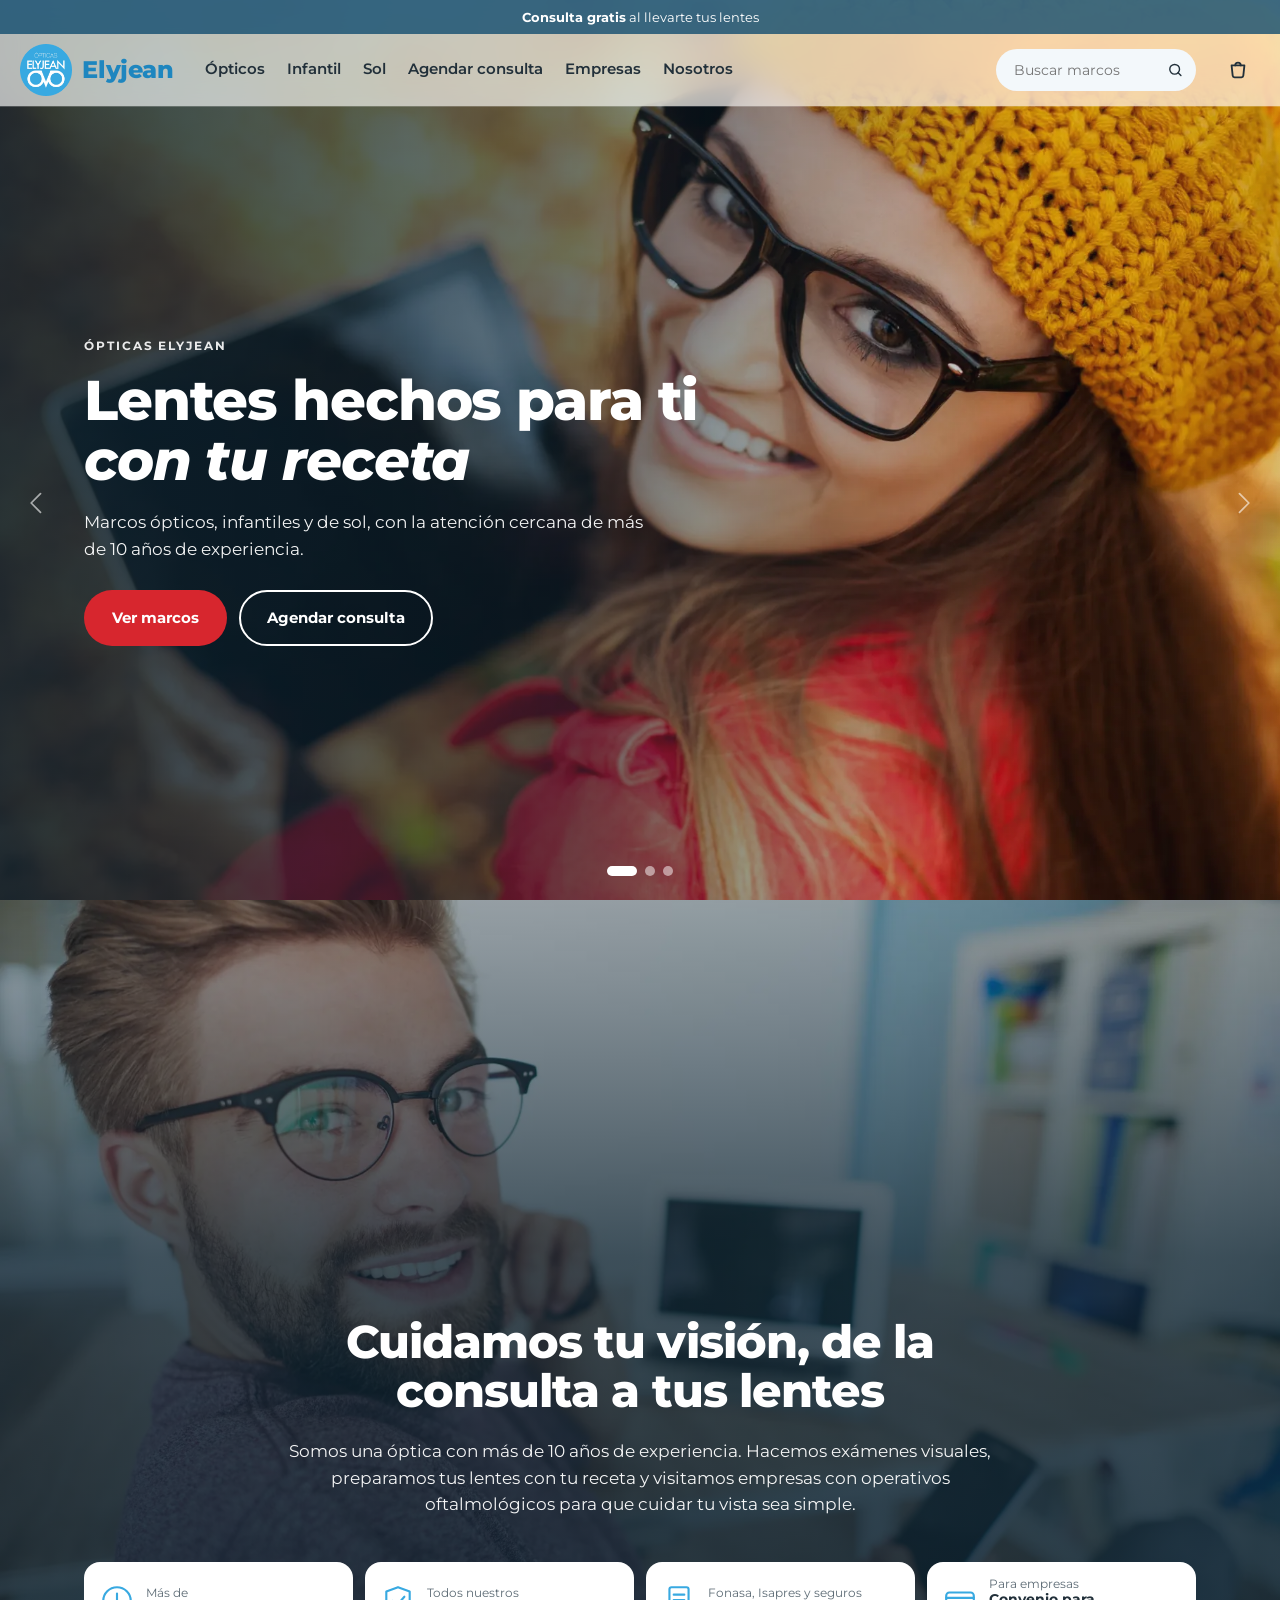
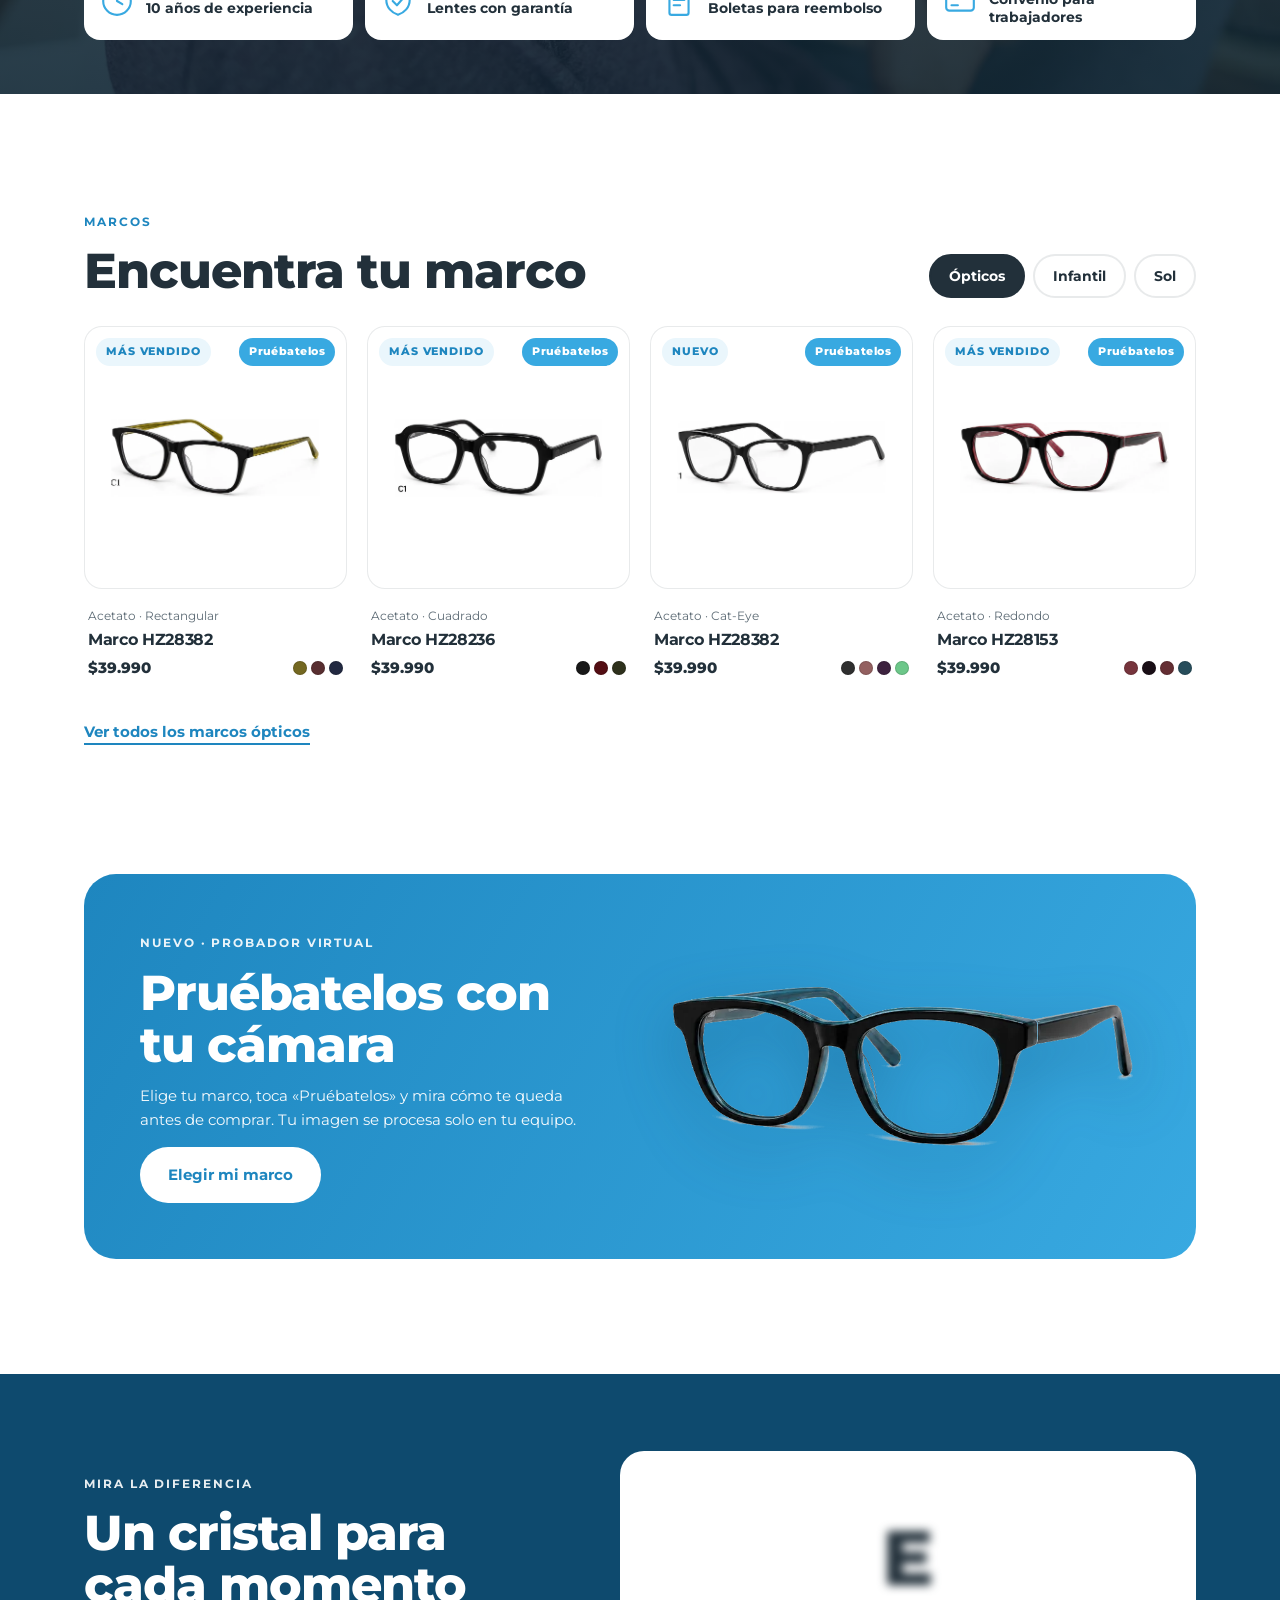
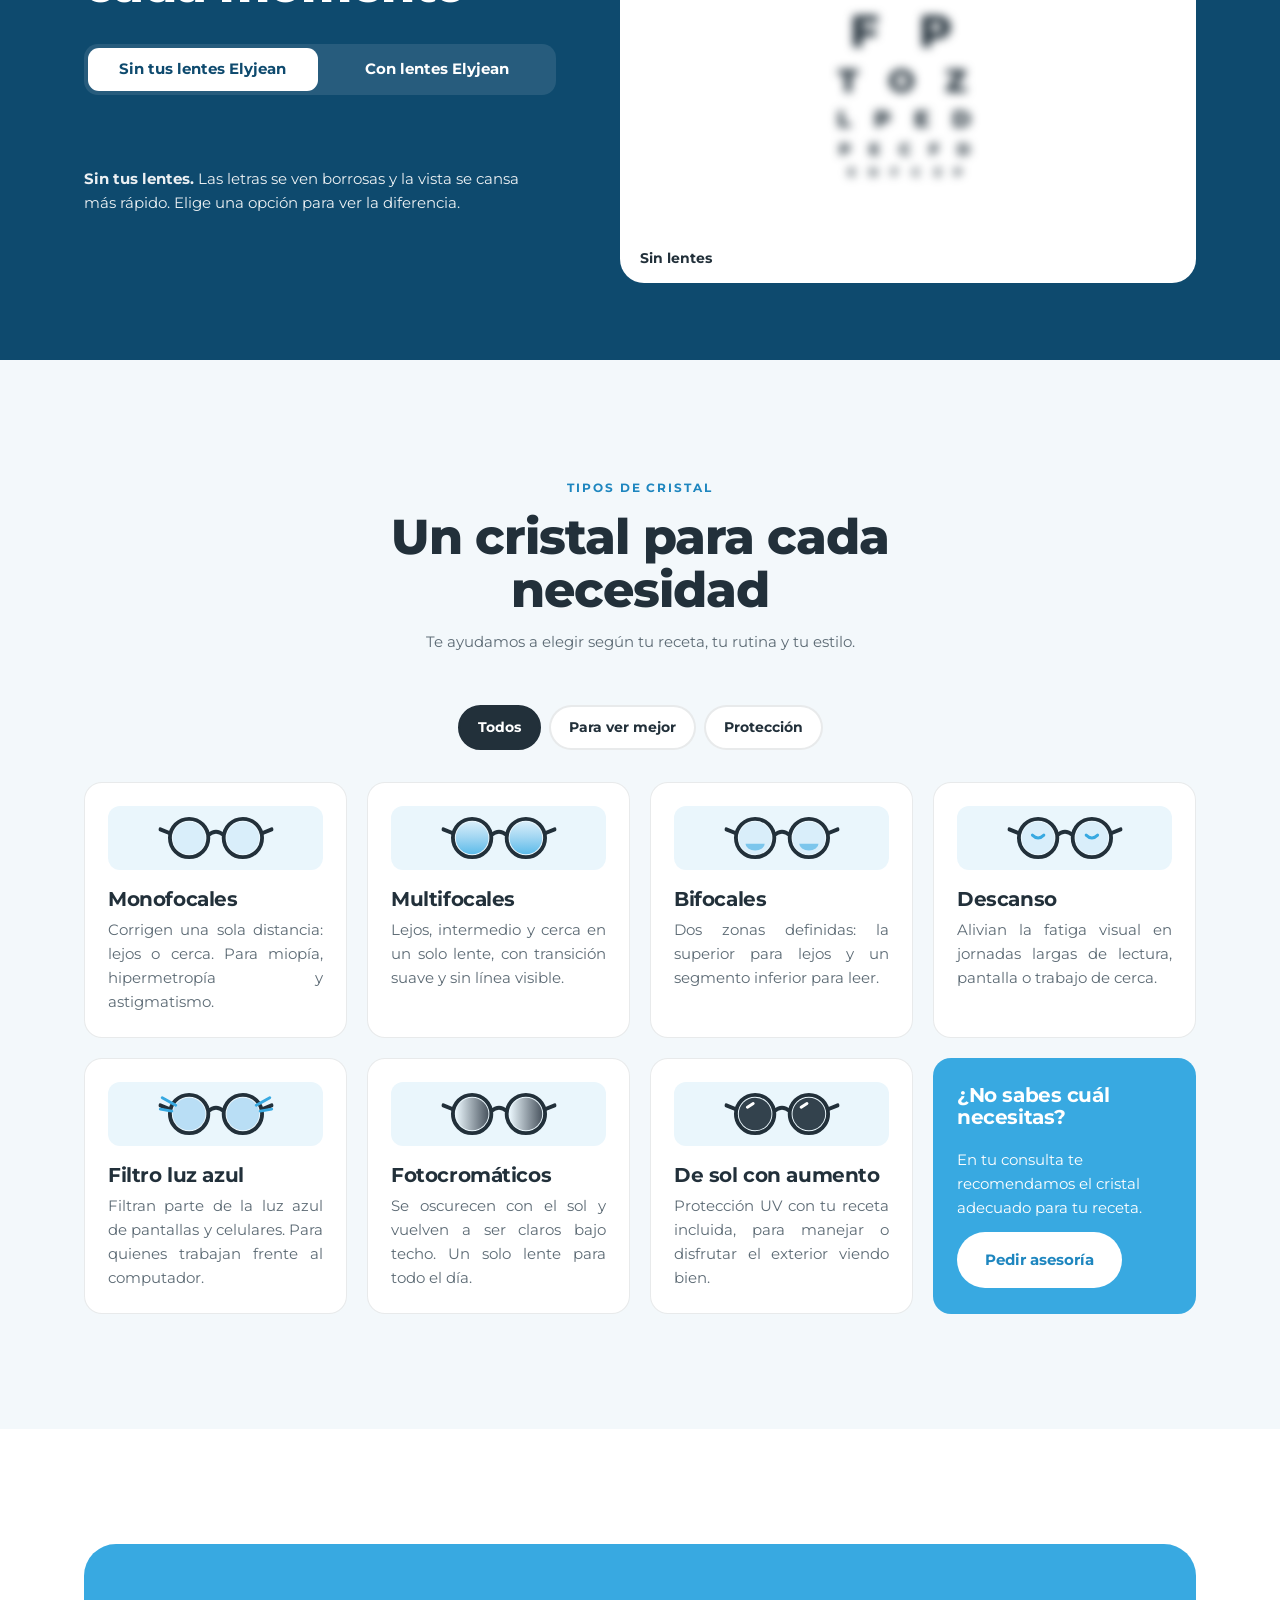
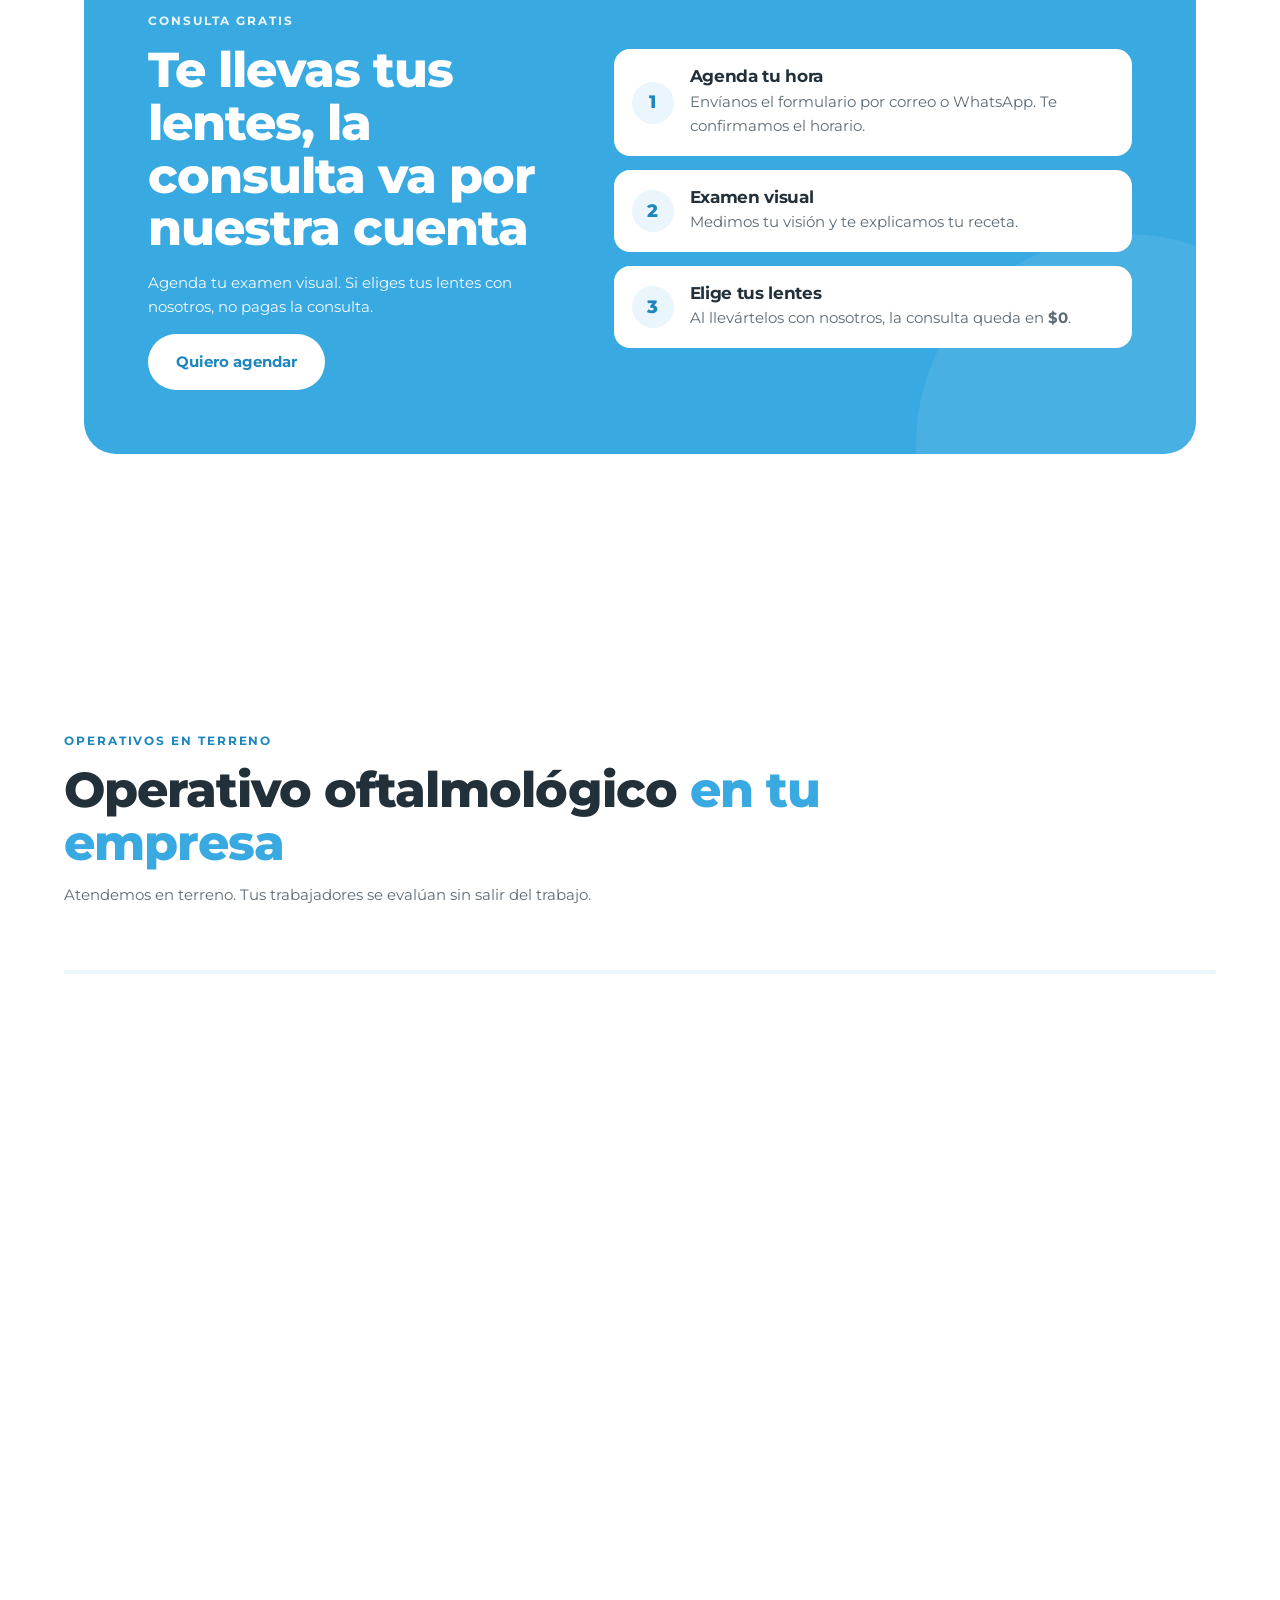
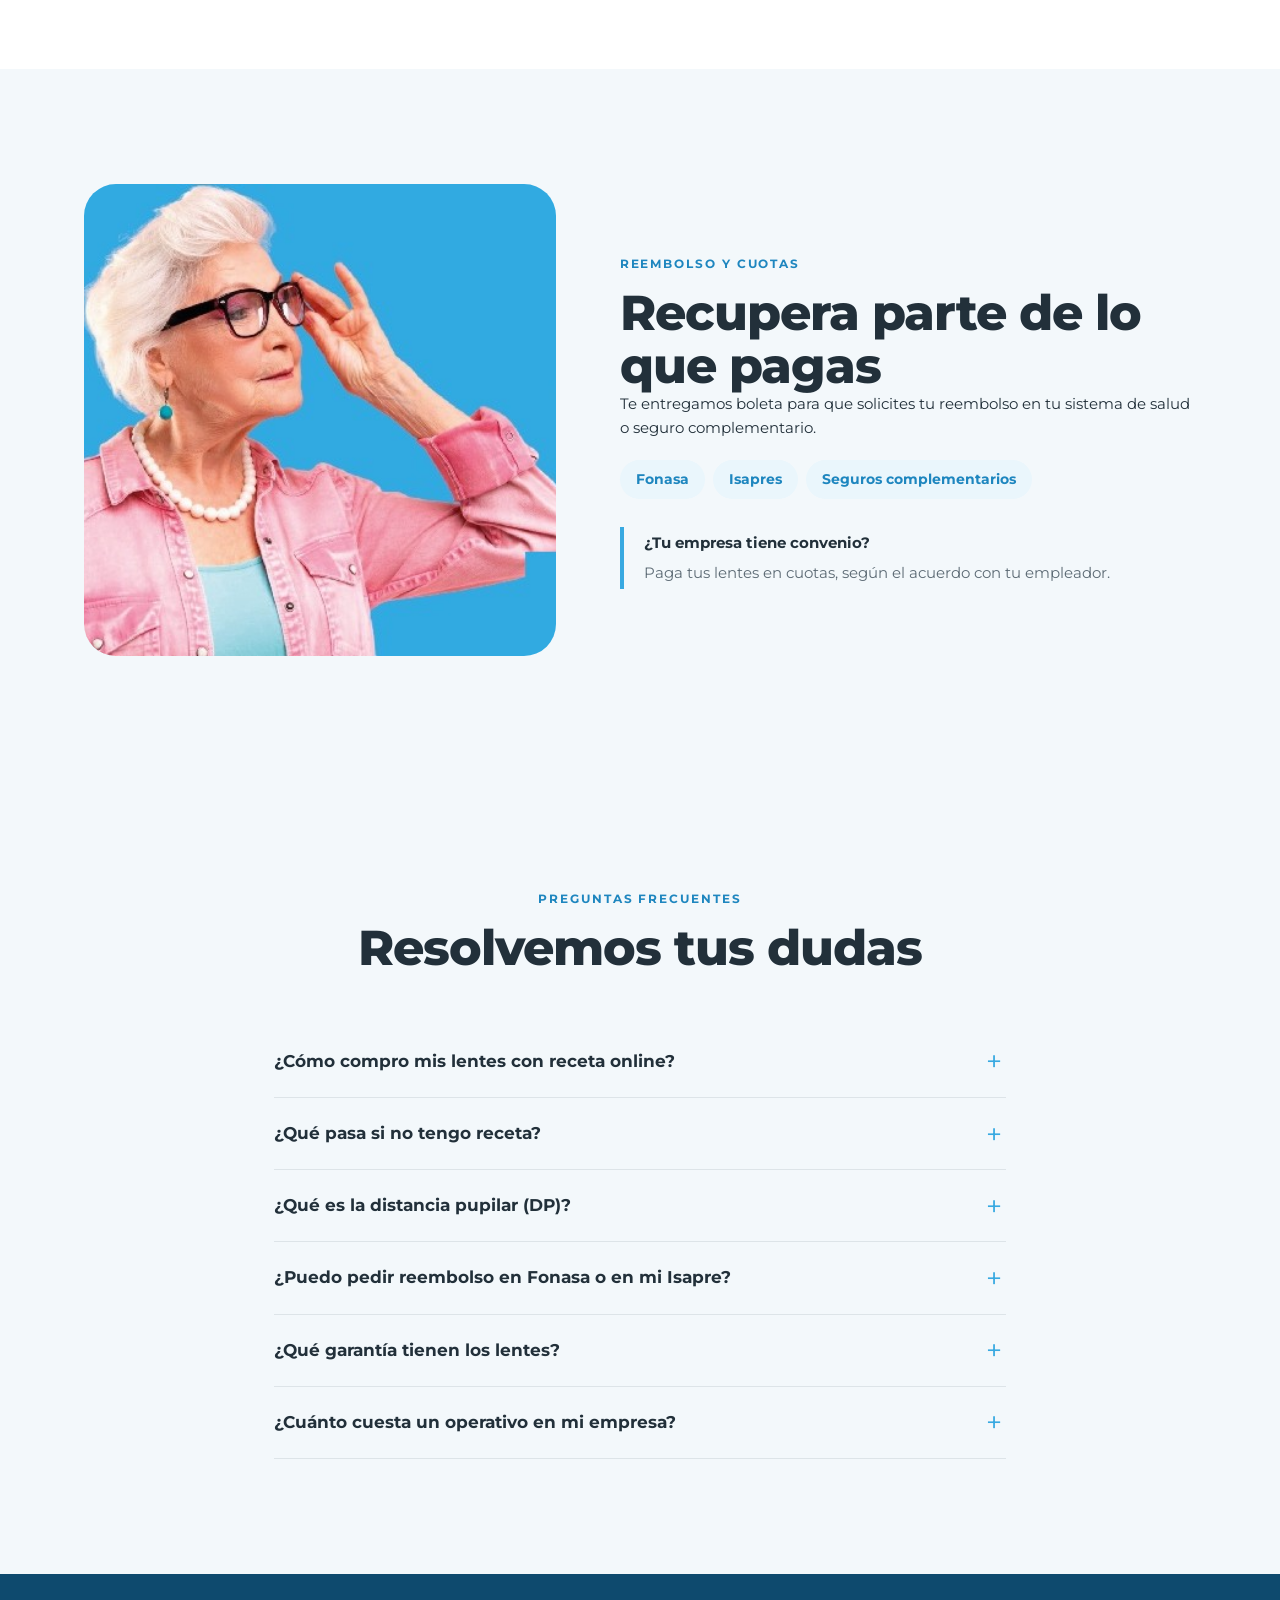
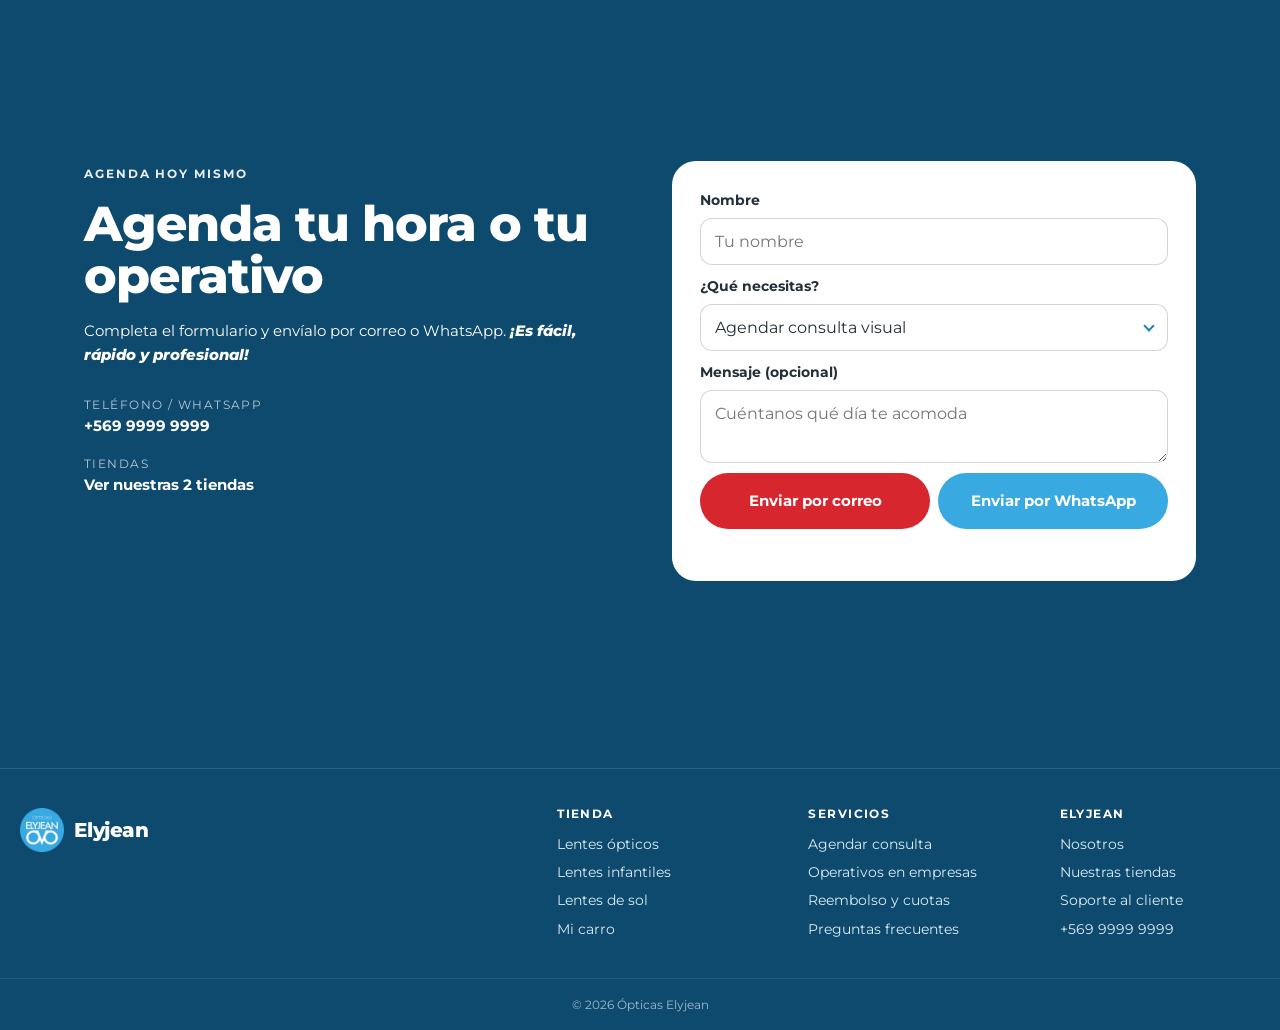
<file: index.html>
<!doctype html>
<html lang="es">
<head>
  <meta charset="utf-8">
  <meta name="viewport" content="width=device-width, initial-scale=1">
  <meta name="robots" content="noindex, nofollow">
  <title>Ópticas Elyjean</title>
  <meta name="description" content="Lentes ópticos, infantiles y de sol con tu receta. Consulta gratis al llevarte tus lentes, boletas para reembolso Fonasa e Isapres y operativos oftalmológicos en empresas.">
  <meta property="og:title" content="Ópticas Elyjean">
  <meta property="og:description" content="Arma tus lentes online: marco, cristal y receta. Consulta gratis al llevarte tus lentes.">
  <meta property="og:image" content="img/logo.png">
  <link rel="icon" href="img/logo.png">
  <link rel="preconnect" href="https://fonts.googleapis.com">
  <link rel="preconnect" href="https://fonts.gstatic.com" crossorigin>
  <link href="https://fonts.googleapis.com/css2?family=Montserrat:ital,wght@0,400;0,500;0,600;0,700;0,800;1,800&display=swap" rel="stylesheet">
  <link rel="stylesheet" href="css/estilos.css?v=1.15">
  <link rel="stylesheet" href="css/escenas.css?v=1.15">
</head>
<body class="con-frame">

  <div id="app-header"></div>

  <main>

    <!-- 02 · Héroe en carrusel -->
    <section class="hero" aria-roledescription="carrusel" aria-label="Destacados">
      <div class="hero__slides">

        <article class="slide slide--video is-active" aria-label="1 de 3">
          <video class="slide__video" poster="img/nosotros-lentes.webp" muted loop playsinline preload="none" aria-hidden="true"></video>
          <div class="contenedor slide__inner">
            <div class="slide__texto">
              <span class="etiqueta etiqueta--blanca">Ópticas Elyjean</span>
              <h1>Lentes hechos para ti <em>con tu receta</em></h1>
              <p>Marcos ópticos, infantiles y de sol, con la atención cercana de más de 10 años de experiencia.</p>
              <div class="slide__acciones">
                <a href="catalogo.html" class="btn btn--rojo">Ver marcos</a>
                <a href="#contacto" class="btn btn--linea">Agendar consulta</a>
              </div>
            </div>
          </div>
        </article>

        <article class="slide" aria-label="2 de 3">
          <div class="contenedor slide__inner">
            <div class="slide__texto">
              <span class="etiqueta etiqueta--blanca">Promoción permanente</span>
              <h2>Tu consulta es gratis <em>si te llevas tus lentes</em></h2>
              <p>Examen visual con profesionales. Si compras tus lentes con nosotros, la consulta no tiene costo.</p>
              <div class="slide__acciones">
                <a href="#contacto" class="btn btn--rojo">Agendar mi consulta</a>
                <a href="catalogo.html" class="btn btn--linea">Ver marcos</a>
              </div>
            </div>
            <div class="slide__media">
              <div class="burbuja"><img src="img/examen-visual.jpg" alt="Paciente durante un examen visual con montura de prueba" width="570" height="435" fetchpriority="high"></div>
              <div class="sello"><strong>$0</strong><span>consulta</span></div>
            </div>
          </div>
        </article>

        <article class="slide" aria-label="3 de 3">
          <div class="contenedor slide__inner">
            <div class="slide__texto">
              <span class="etiqueta etiqueta--blanca">Para empresas</span>
              <h2>Operativo oftalmológico <em>en tu empresa</em></h2>
              <p>Atendemos en terreno, sin costo para la empresa. Tus trabajadores se evalúan sin moverse y pagan sus lentes en cuotas por convenio.</p>
              <div class="slide__acciones">
                <a href="#empresas" class="btn btn--rojo">Cotizar operativo</a>
                <a href="#reembolso" class="btn btn--linea">Reembolso y cuotas</a>
              </div>
            </div>
            <div class="slide__media">
              <div class="burbuja"><img src="img/lentes-todas-edades.jpg" alt="Mujer adulta mayor usando lentes ópticos" width="395" height="385"></div>
              <div class="sello"><strong>+10</strong><span>años</span></div>
            </div>
          </div>
        </article>

      </div>
      <button class="hero__flecha hero__flecha--ant" data-dir="-1" aria-label="Anterior"><svg viewBox="0 0 24 24" aria-hidden="true"><path d="M15 4l-8 8 8 8"/></svg></button>
      <button class="hero__flecha hero__flecha--sig" data-dir="1" aria-label="Siguiente"><svg viewBox="0 0 24 24" aria-hidden="true"><path d="M9 4l8 8-8 8"/></svg></button>
      <div class="hero__puntos" role="tablist" aria-label="Elegir destacado"></div>
    </section>

    <!-- 03 · Qué hacemos -->
    <section class="empresa" aria-labelledby="t-empresa">
      <img class="empresa__foto" src="img/cliente-lentes.webp" alt="" width="1920" height="1282" loading="lazy">
      <div class="contenedor empresa__contenido" data-reveal>
        <h2 id="t-empresa">Cuidamos tu visión, de la consulta a tus lentes</h2>
        <p>Somos una óptica con más de 10 años de experiencia. Hacemos exámenes visuales, preparamos tus lentes con tu receta y visitamos empresas con operativos oftalmológicos para que cuidar tu vista sea simple.</p>
        <ul class="empresa__puntos">
          <li><svg viewBox="0 0 32 32" aria-hidden="true"><circle cx="16" cy="16" r="13"/><path d="M16 9v7l5 3"/></svg><span><small>Más de</small><strong>10 años de experiencia</strong></span></li>
          <li><svg viewBox="0 0 32 32" aria-hidden="true"><path d="M16 3l11 4v8c0 7-5 12-11 14C10 27 5 22 5 15V7z"/><path d="M11 16l4 4 7-8"/></svg><span><small>Todos nuestros</small><strong>Lentes con garantía</strong></span></li>
          <li><svg viewBox="0 0 32 32" aria-hidden="true"><rect x="7" y="3" width="18" height="26" rx="2"/><path d="M11 10h10M11 15h10M11 20h6"/></svg><span><small>Fonasa, Isapres y seguros</small><strong>Boletas para reembolso</strong></span></li>
          <li><svg viewBox="0 0 32 32" aria-hidden="true"><rect x="3" y="8" width="26" height="17" rx="3"/><path d="M3 13h26M8 20h6"/></svg><span><small>Para empresas</small><strong>Convenio para trabajadores</strong></span></li>
        </ul>
      </div>
    </section>

    <!-- 04 · Marcos destacados -->
    <section class="seccion destacados" aria-labelledby="t-destacados">
      <div class="contenedor">
        <div class="seccion__fila" data-reveal>
          <div>
            <span class="etiqueta">Marcos</span>
            <h2 id="t-destacados">Encuentra tu marco</h2>
          </div>
          <div class="pestanas" role="tablist" aria-label="Categoría de marcos">
            <button class="pestana" role="tab" aria-selected="true" data-cat="adultos">Ópticos</button>
            <button class="pestana" role="tab" aria-selected="false" data-cat="ninos">Infantil</button>
            <button class="pestana" role="tab" aria-selected="false" data-cat="sol">Sol</button>
          </div>
        </div>
        <div class="fila-productos" id="filaDestacados" data-reveal></div>
        <p style="margin-top:24px"><a class="link" id="verTodos" href="catalogo.html?cat=adultos">Ver todos los marcos ópticos</a></p>
      </div>
    </section>

    <!-- 04b · Probador virtual -->
    <section class="seccion" style="padding-top:0">
      <div class="contenedor">
        <div class="banda-probador" data-reveal>
          <div>
            <span class="etiqueta etiqueta--blanca">Nuevo · Probador virtual</span>
            <h2>Pruébatelos con tu cámara</h2>
            <p>Elige tu marco, toca «Pruébatelos» y mira cómo te queda antes de comprar. Tu imagen se procesa solo en tu equipo.</p>
            <a href="catalogo.html" class="btn btn--blanco">Elegir mi marco</a>
          </div>
          <img src="img/marco-probador.webp" alt="Marco óptico" width="720" height="248" loading="lazy">
        </div>
      </div>
    </section>

    <!-- 06 · Mira la diferencia: comparador sin scroll -->
    <section class="vision" aria-labelledby="t-vision">
      <div class="contenedor vision__grid">
        <div class="vision__texto" data-reveal>
          <span class="etiqueta etiqueta--blanca">Mira la diferencia</span>
          <h2 id="t-vision">Un cristal para cada momento</h2>
          <div class="vision__opciones" role="group" aria-label="Elegir cómo ver">
            <button class="vision__opcion" type="button" data-modo="sin" aria-pressed="true">Sin tus lentes Elyjean</button>
            <button class="vision__opcion" type="button" data-modo="con" aria-pressed="false">Con lentes Elyjean</button>
          </div>
          <div class="vision__sub" id="visionSub" role="group" aria-label="Elegir tipo de cristal">
            <button class="vision__cristal" type="button" data-cristal="normal" aria-pressed="true">Transparentes</button>
            <button class="vision__cristal" type="button" data-cristal="foto" aria-pressed="false">Fotocromáticos</button>
            <button class="vision__cristal" type="button" data-cristal="azul" aria-pressed="false">Con filtro azul</button>
          </div>
          <div class="vision__info" aria-live="polite">
            <p data-info="sin"><strong>Sin tus lentes.</strong> Las letras se ven borrosas y la vista se cansa más rápido. Elige una opción para ver la diferencia.</p>
            <p data-info="normal" hidden><strong>Transparentes.</strong> Corrigen tu visión con un cristal claro, sin tinte ni filtros. Ves nítido de lejos y de cerca, según tu receta.</p>
            <p data-info="foto" hidden><strong>Fotocromáticos.</strong> Se oscurecen con el sol y vuelven a ser claros bajo techo. Un solo lente para todo el día, sin cambiarte de lentes.</p>
            <p data-info="azul" hidden><strong>Con filtro azul.</strong> Filtran parte de la luz azul de pantallas y celulares. Pensados para quienes pasan muchas horas frente al computador.</p>
          </div>
        </div>

        <div class="vision__marco" data-reveal>
          <figure class="vista vista--borrosa is-activa" data-panel="sin">
            <svg class="cartilla" viewBox="0 0 300 220" aria-hidden="true"><use href="#cartilla"/></svg>
            <figcaption>Sin lentes</figcaption>
          </figure>
          <figure class="vista" data-panel="normal">
            <svg class="cartilla" viewBox="0 0 300 220" aria-hidden="true"><use href="#cartilla"/></svg>
            <figcaption>Transparentes</figcaption>
          </figure>
          <figure class="vista vista--foto" data-panel="foto">
            <span class="sol"></span>
            <svg class="cartilla" viewBox="0 0 300 220" aria-hidden="true"><use href="#cartilla"/></svg>
            <figcaption>Fotocromáticos al sol</figcaption>
          </figure>
          <figure class="vista vista--azul" data-panel="azul">
            <span class="rayos"></span><span class="filtro"></span>
            <svg class="cartilla" viewBox="0 0 300 220" aria-hidden="true"><use href="#cartilla"/></svg>
            <figcaption>Con filtro azul</figcaption>
          </figure>
        </div>
      </div>

      <!-- Cartilla de letras reutilizada en las cuatro vistas -->
      <svg width="0" height="0" style="position:absolute" aria-hidden="true">
        <symbol id="cartilla" viewBox="0 0 300 220">
          <g font-family="Montserrat, Arial, sans-serif" font-weight="800" fill="currentColor" text-anchor="middle">
            <text x="150" y="58" font-size="58">E</text>
            <text x="150" y="104" font-size="34" letter-spacing="10">F P</text>
            <text x="150" y="138" font-size="24" letter-spacing="8">T O Z</text>
            <text x="150" y="164" font-size="17" letter-spacing="6">L P E D</text>
            <text x="150" y="185" font-size="12" letter-spacing="5">P E C F D</text>
            <text x="150" y="201" font-size="8" letter-spacing="4">E D F C Z P</text>
          </g>
        </symbol>
      </svg>
    </section>

    <!-- 07 · Tipos de cristal -->
    <section class="seccion seccion--suave" id="lentes">
      <div class="contenedor">
        <div class="seccion__cabecera" data-reveal>
          <span class="etiqueta">Tipos de cristal</span>
          <h2>Un cristal para cada necesidad</h2>
          <p>Te ayudamos a elegir según tu receta, tu rutina y tu estilo.</p>
        </div>
        <div class="filtros" role="tablist" aria-label="Filtrar tipos de cristal" data-reveal>
          <button class="pestana" data-filtro="todos" role="tab" aria-selected="true">Todos</button>
          <button class="pestana" data-filtro="vision" role="tab" aria-selected="false">Para ver mejor</button>
          <button class="pestana" data-filtro="proteccion" role="tab" aria-selected="false">Protección</button>
        </div>
        <div class="lentes__grid">
          <article class="lente" data-tipo="vision" data-reveal>
            <div class="lente__img"><svg viewBox="0 0 120 50" aria-hidden="true"><use href="#marco"/><circle cx="32" cy="25" r="17" class="cristal"/><circle cx="88" cy="25" r="17" class="cristal"/></svg></div>
            <h3>Monofocales</h3><p>Corrigen una sola distancia: lejos o cerca. Para miopía, hipermetropía y astigmatismo.</p>
          </article>
          <article class="lente" data-tipo="vision" data-reveal>
            <div class="lente__img"><svg viewBox="0 0 120 50" aria-hidden="true"><defs><linearGradient id="gMulti" x1="0" y1="0" x2="0" y2="1"><stop offset="0" stop-color="#d8eefa"/><stop offset=".5" stop-color="#9fd5f2"/><stop offset="1" stop-color="#5cbbe9"/></linearGradient></defs><use href="#marco"/><circle cx="32" cy="25" r="17" fill="url(#gMulti)"/><circle cx="88" cy="25" r="17" fill="url(#gMulti)"/></svg></div>
            <h3>Multifocales</h3><p>Lejos, intermedio y cerca en un solo lente, con transición suave y sin línea visible.</p>
          </article>
          <article class="lente" data-tipo="vision" data-reveal>
            <div class="lente__img"><svg viewBox="0 0 120 50" aria-hidden="true"><use href="#marco"/><circle cx="32" cy="25" r="17" class="cristal"/><circle cx="88" cy="25" r="17" class="cristal"/><path d="M22 31 a10 7 0 0 0 20 0z" class="segmento"/><path d="M78 31 a10 7 0 0 0 20 0z" class="segmento"/></svg></div>
            <h3>Bifocales</h3><p>Dos zonas definidas: la superior para lejos y un segmento inferior para leer.</p>
          </article>
          <article class="lente" data-tipo="vision" data-reveal>
            <div class="lente__img"><svg viewBox="0 0 120 50" aria-hidden="true"><use href="#marco"/><circle cx="32" cy="25" r="17" class="cristal"/><circle cx="88" cy="25" r="17" class="cristal"/><path d="M26 22 q6 6 12 0M82 22 q6 6 12 0" class="trazo"/></svg></div>
            <h3>Descanso</h3><p>Alivian la fatiga visual en jornadas largas de lectura, pantalla o trabajo de cerca.</p>
          </article>
          <article class="lente" data-tipo="proteccion" data-reveal>
            <div class="lente__img"><svg viewBox="0 0 120 50" aria-hidden="true"><use href="#marco"/><circle cx="32" cy="25" r="17" class="cristal cristal--azul"/><circle cx="88" cy="25" r="17" class="cristal cristal--azul"/><path d="M4 8 L18 16M2 20 L14 22M116 8 L102 16M118 20 L106 22" class="trazo"/></svg></div>
            <h3>Filtro luz azul</h3><p>Filtran parte de la luz azul de pantallas y celulares. Para quienes trabajan frente al computador.</p>
          </article>
          <article class="lente" data-tipo="proteccion" data-reveal>
            <div class="lente__img"><svg viewBox="0 0 120 50" aria-hidden="true"><defs><linearGradient id="gFoto" x1="0" y1="0" x2="1" y2="0"><stop offset="0" stop-color="#eaf6fc"/><stop offset="1" stop-color="#4a5560"/></linearGradient></defs><use href="#marco"/><circle cx="32" cy="25" r="17" fill="url(#gFoto)"/><circle cx="88" cy="25" r="17" fill="url(#gFoto)"/></svg></div>
            <h3>Fotocromáticos</h3><p>Se oscurecen con el sol y vuelven a ser claros bajo techo. Un solo lente para todo el día.</p>
          </article>
          <article class="lente" data-tipo="proteccion" data-reveal>
            <div class="lente__img"><svg viewBox="0 0 120 50" aria-hidden="true"><use href="#marco"/><circle cx="32" cy="25" r="17" class="cristal cristal--sol"/><circle cx="88" cy="25" r="17" class="cristal cristal--sol"/><path d="M24 18 l6 -4M80 18 l6 -4" class="brillo"/></svg></div>
            <h3>De sol con aumento</h3><p>Protección UV con tu receta incluida, para manejar o disfrutar el exterior viendo bien.</p>
          </article>
          <article class="lente lente--cta" data-tipo="todos" data-reveal>
            <h3>¿No sabes cuál necesitas?</h3>
            <p>En tu consulta te recomendamos el cristal adecuado para tu receta.</p>
            <a href="#contacto" class="btn btn--blanco">Pedir asesoría</a>
          </article>
        </div>
      </div>
      <svg width="0" height="0" style="position:absolute" aria-hidden="true">
        <symbol id="marco" viewBox="0 0 120 50">
          <circle cx="32" cy="25" r="20" fill="none" stroke="#22303A" stroke-width="4"/>
          <circle cx="88" cy="25" r="20" fill="none" stroke="#22303A" stroke-width="4"/>
          <path d="M52 22 q8 -7 16 0" fill="none" stroke="#22303A" stroke-width="4"/>
          <path d="M12 20 L2 16M108 20 L118 16" stroke="#22303A" stroke-width="4" stroke-linecap="round"/>
        </symbol>
      </svg>
    </section>

    <!-- 08 · Consulta gratis -->
    <section class="seccion" id="consulta-gratis">
      <div class="contenedor">
        <div class="consulta__caja" data-reveal>
          <div class="consulta__intro">
            <span class="etiqueta etiqueta--blanca">Consulta gratis</span>
            <h2>Te llevas tus lentes, la consulta va por nuestra cuenta</h2>
            <p>Agenda tu examen visual. Si eliges tus lentes con nosotros, no pagas la consulta.</p>
            <a href="#contacto" class="btn btn--blanco">Quiero agendar</a>
          </div>
          <ol class="pasos">
            <li class="paso"><span class="paso__num">1</span><h3>Agenda tu hora</h3><p>Envíanos el formulario por correo o WhatsApp. Te confirmamos el horario.</p></li>
            <li class="paso"><span class="paso__num">2</span><h3>Examen visual</h3><p>Medimos tu visión y te explicamos tu receta.</p></li>
            <li class="paso"><span class="paso__num">3</span><h3>Elige tus lentes</h3><p>Al llevártelos con nosotros, la consulta queda en <strong>$0</strong>.</p></li>
          </ol>
        </div>
      </div>
    </section>

    <!-- 09 ★ Operativo en tu empresa (línea de tiempo) -->
    <section class="operativo" data-scene="pin" data-handler="linea" style="--length:300svh" aria-labelledby="t-operativo">
      <span class="operativo__ancla" id="empresas"></span>
      <div class="stage">
        <div class="operativo__cabecera">
          <span class="etiqueta">Operativos en terreno</span>
          <h2 id="t-operativo">Operativo oftalmológico <em>en tu empresa</em></h2>
          <p>Atendemos en terreno. Tus trabajadores se evalúan sin salir del trabajo.</p>
        </div>
        <div class="linea">
          <span class="linea__trazo" aria-hidden="true"></span>
          <div class="hito"><span class="num">01</span><h3>Coordinamos</h3><p>Fecha, horario y lugar con tu empresa.</p></div>
          <div class="hito"><span class="num">02</span><h3>Vamos a tu empresa</h3><p>Llegamos con nuestro equipo y el equipamiento.</p></div>
          <div class="hito"><span class="num">03</span><h3>Evaluamos</h3><p>A cada trabajador que quiera participar.</p></div>
          <div class="hito"><span class="num">04</span><h3>Entregamos</h3><p>Los lentes en la empresa, con pago en cuotas por convenio.</p></div>
        </div>
        <a href="#contacto" class="operativo__sello" data-motivo="Operativo para mi empresa">Consulta sin costo para tu empresa</a>
      </div>
    </section>

    <!-- 10 · Reembolso y cuotas -->
    <section class="seccion seccion--suave" id="reembolso">
      <div class="contenedor reembolso__grid">
        <div class="reembolso__foto" data-reveal>
          <img src="img/lentes-todas-edades.jpg" alt="Mujer adulta mayor probándose lentes ópticos" width="395" height="385" loading="lazy">
        </div>
        <div data-reveal>
          <span class="etiqueta">Reembolso y cuotas</span>
          <h2>Recupera parte de lo que pagas</h2>
          <p>Te entregamos boleta para que solicites tu reembolso en tu sistema de salud o seguro complementario.</p>
          <div class="chips"><span class="chip">Fonasa</span><span class="chip">Isapres</span><span class="chip">Seguros complementarios</span></div>
          <div class="destacado">
            <strong>¿Tu empresa tiene convenio?</strong>
            <p>Paga tus lentes en cuotas, según el acuerdo con tu empleador.</p>
          </div>
        </div>
      </div>
    </section>

    <!-- 12 · Preguntas frecuentes -->
    <section class="seccion seccion--suave" id="preguntas">
      <div class="contenedor contenedor--angosto">
        <div class="seccion__cabecera" data-reveal>
          <span class="etiqueta">Preguntas frecuentes</span>
          <h2>Resolvemos tus dudas</h2>
        </div>
        <div class="acordeon" data-reveal>
          <details><summary>¿Cómo compro mis lentes con receta online?</summary><p>Elige un marco en el catálogo, selecciona el tipo de cristal y los tratamientos, y adjunta tu receta: puedes subir una foto o PDF, o escribir tus grados. Revisamos la receta antes de fabricar tus lentes.</p></details>
          <details><summary>¿Qué pasa si no tengo receta?</summary><p>Puedes agendar una consulta con nosotros. Si compras tus lentes, la consulta es gratis.</p></details>
          <details><summary>¿Qué es la distancia pupilar (DP)?</summary><p>Es la distancia entre el centro de tus pupilas, en milímetros. Suele venir en la receta; si no la tienes, la medimos en la tienda.</p></details>
          <details><summary>¿Puedo pedir reembolso en Fonasa o en mi Isapre?</summary><p>Sí. Te entregamos la boleta para que hagas el trámite en Fonasa, tu Isapre o tu seguro complementario. El monto depende de tu plan.</p></details>
          <details><summary>¿Qué garantía tienen los lentes?</summary><p>Todos nuestros lentes tienen garantía. Al entregarlos te explicamos qué cubre y por cuánto tiempo.</p></details>
          <details><summary>¿Cuánto cuesta un operativo en mi empresa?</summary><p>Para la empresa no tiene costo. Coordinamos la visita y cada trabajador paga solo los lentes que compre, con cuotas por convenio.</p></details>
        </div>
      </div>
    </section>

    <!-- 13 · Contacto -->
    <section class="seccion contacto" id="contacto">
      <div class="contenedor contacto__grid">
        <div class="contacto__info" data-reveal>
          <span class="etiqueta etiqueta--blanca">Agenda hoy mismo</span>
          <h2>Agenda tu hora o tu operativo</h2>
          <p>Completa el formulario y envíalo por correo o WhatsApp. <em>¡Es fácil, rápido y profesional!</em></p>
          <ul class="contacto__datos">
            <li><span>Teléfono / WhatsApp</span><a href="tel:+56999999999" data-tel><span data-tel-texto style="all:unset">+569 9999 9999</span></a></li>
            <li><span>Tiendas</span><a href="nosotros.html#tiendas">Ver nuestras 2 tiendas</a></li>
          </ul>
        </div>
        <form class="formulario" id="formContacto" novalidate data-reveal>
          <div class="campo"><label for="nombre">Nombre</label><input id="nombre" name="nombre" type="text" autocomplete="name" required placeholder="Tu nombre"></div>
          <div class="campo"><label for="motivo">¿Qué necesitas?</label>
            <select id="motivo" name="motivo">
              <option>Agendar consulta visual</option>
              <option>Ayuda para elegir mis lentes</option>
              <option>Operativo para mi empresa</option>
              <option>Otra consulta</option>
            </select>
          </div>
          <div class="campo" id="campoEmpresa" hidden><label for="empresa">Empresa y n.º aproximado de trabajadores</label><input id="empresa" name="empresa" type="text" placeholder="Ej: Constructora Sur, 40 personas"></div>
          <div class="campo"><label for="mensaje">Mensaje (opcional)</label><textarea id="mensaje" name="mensaje" rows="2" placeholder="Cuéntanos qué día te acomoda"></textarea></div>
          <div class="envio">
            <button type="submit" class="btn btn--rojo" data-canal="correo">Enviar por correo</button>
            <button type="submit" class="btn btn--azul" data-canal="whatsapp">Enviar por WhatsApp</button>
          </div>
          <p class="error" id="formError" role="alert"></p>
        </form>
      </div>
    </section>

  </main>

  <div id="app-footer"></div>

  <script src="js/config.js?v=1.15"></script>
  <script src="js/productos.js?v=1.15"></script>
  <script src="js/app.js?v=1.15"></script>
  <script src="js/scroll-engine.js?v=1.15"></script>
  <script src="js/escenas.js?v=1.15"></script>
  <script src="js/portada.js?v=1.15"></script>
</body>
</html>
</file>
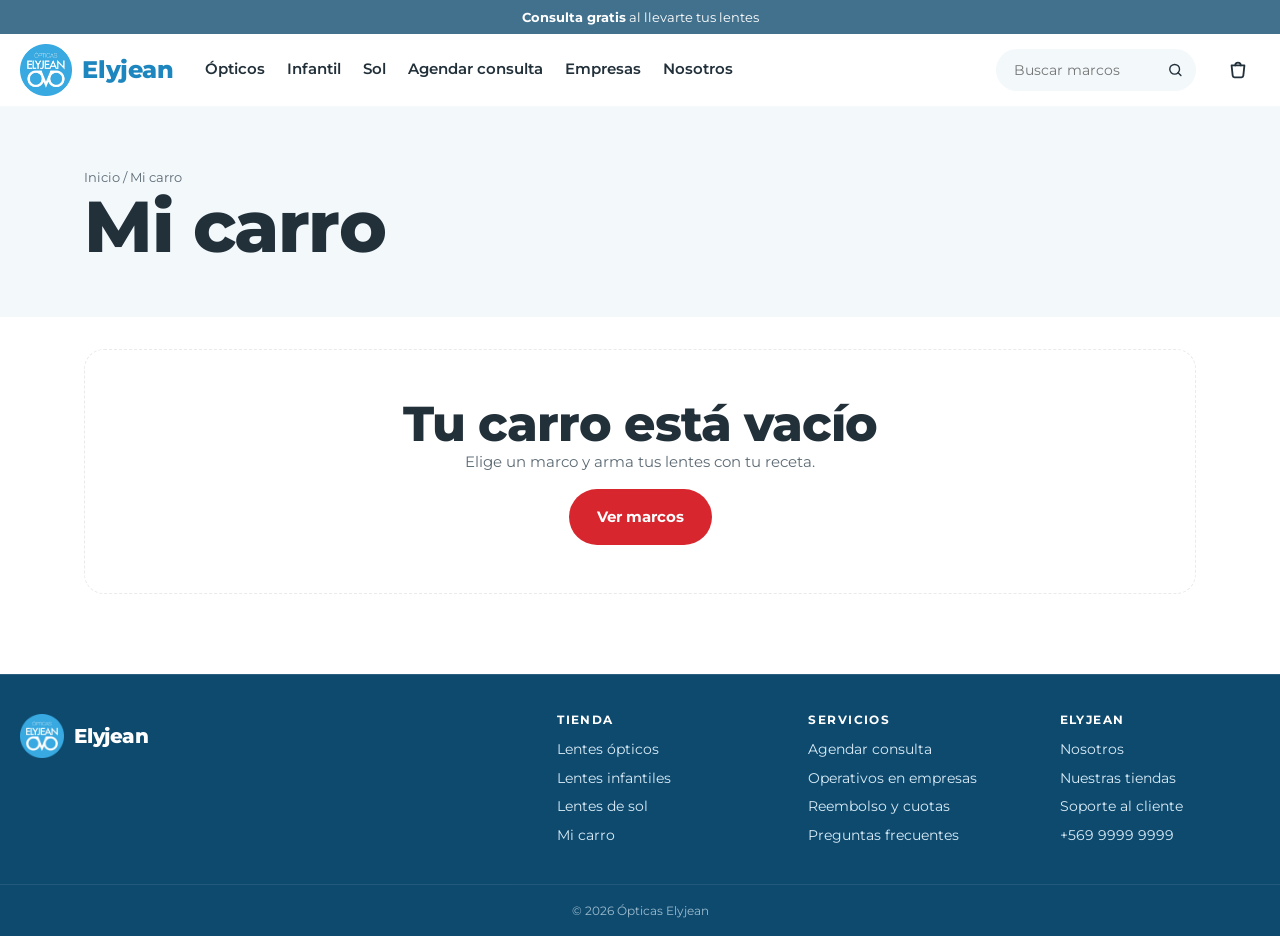
<file: carro.html>
<!doctype html>
<html lang="es">
<head>
  <meta charset="utf-8">
  <meta name="viewport" content="width=device-width, initial-scale=1">
  <title>Mi carro | Ópticas Elyjean</title>
  <meta name="robots" content="noindex">
  <link rel="icon" href="img/logo.png">
  <link rel="preconnect" href="https://fonts.googleapis.com">
  <link rel="preconnect" href="https://fonts.gstatic.com" crossorigin>
  <link href="https://fonts.googleapis.com/css2?family=Montserrat:ital,wght@0,400;0,500;0,600;0,700;0,800;1,800&display=swap" rel="stylesheet">
  <link rel="stylesheet" href="css/estilos.css?v=1.15">
  <link rel="stylesheet" href="css/tienda.css?v=1.15">
</head>
<body>
  <div id="app-header"></div>

  <main>
    <section class="pagina-cabecera">
      <div class="contenedor">
        <p class="migas"><a href="index.html">Inicio</a> / Mi carro</p>
        <h1>Mi carro</h1>
      </div>
    </section>

    <div class="contenedor carro" id="carro">
      <section aria-label="Productos en el carro">
        <div class="carro__items" id="items"></div>
      </section>

      <form class="checkout" id="checkout" novalidate>
        <fieldset>
          <legend>Entrega</legend>
          <div class="opciones" id="entregas"></div>
          <div class="campo" id="campoDireccion"><label for="direccion">Dirección y comuna</label><input id="direccion" autocomplete="street-address" placeholder="Calle, número, depto. y comuna"></div>
          <div class="campo" id="campoTienda" hidden><label for="tienda">Tienda</label><select id="tienda"></select></div>
          <div class="campo" id="campoEmpresa" hidden><label for="empresa">Empresa con convenio</label><input id="empresa" placeholder="Nombre de tu empresa"></div>
        </fieldset>

        <fieldset>
          <legend>Tus datos</legend>
          <div class="datos-grid">
            <div class="campo campo--ancho"><label for="cNombre">Nombre y apellido</label><input id="cNombre" autocomplete="name"></div>
            <div class="campo"><label for="cEmail">Correo</label><input id="cEmail" type="email" autocomplete="email"></div>
            <div class="campo"><label for="cTel">Teléfono</label><div class="telefono-cl"><span>+56</span><input id="cTel" type="tel" inputmode="numeric" autocomplete="tel-national" maxlength="11" placeholder="9 1234 5678"></div></div>
          </div>
        </fieldset>

        <div class="resumen">
          <dl id="totales"></dl>
          <p class="error" id="errorCheckout" role="alert"></p>
          <button class="btn btn--rojo btn--ancho" type="submit" id="pagar">Ir a pagar</button>
          <div class="pagos" style="margin-top:12px;justify-content:center"><span>Webpay</span><span>Mercado Pago</span><span>Débito y crédito</span></div>
        </div>
      </form>
    </div>
  </main>

  <div id="app-footer"></div>

  <script src="js/config.js?v=1.15"></script>
  <script src="js/productos.js?v=1.15"></script>
  <script src="js/app.js?v=1.15"></script>
  <script src="js/carro.js?v=1.15"></script>
</body>
</html>
</file>
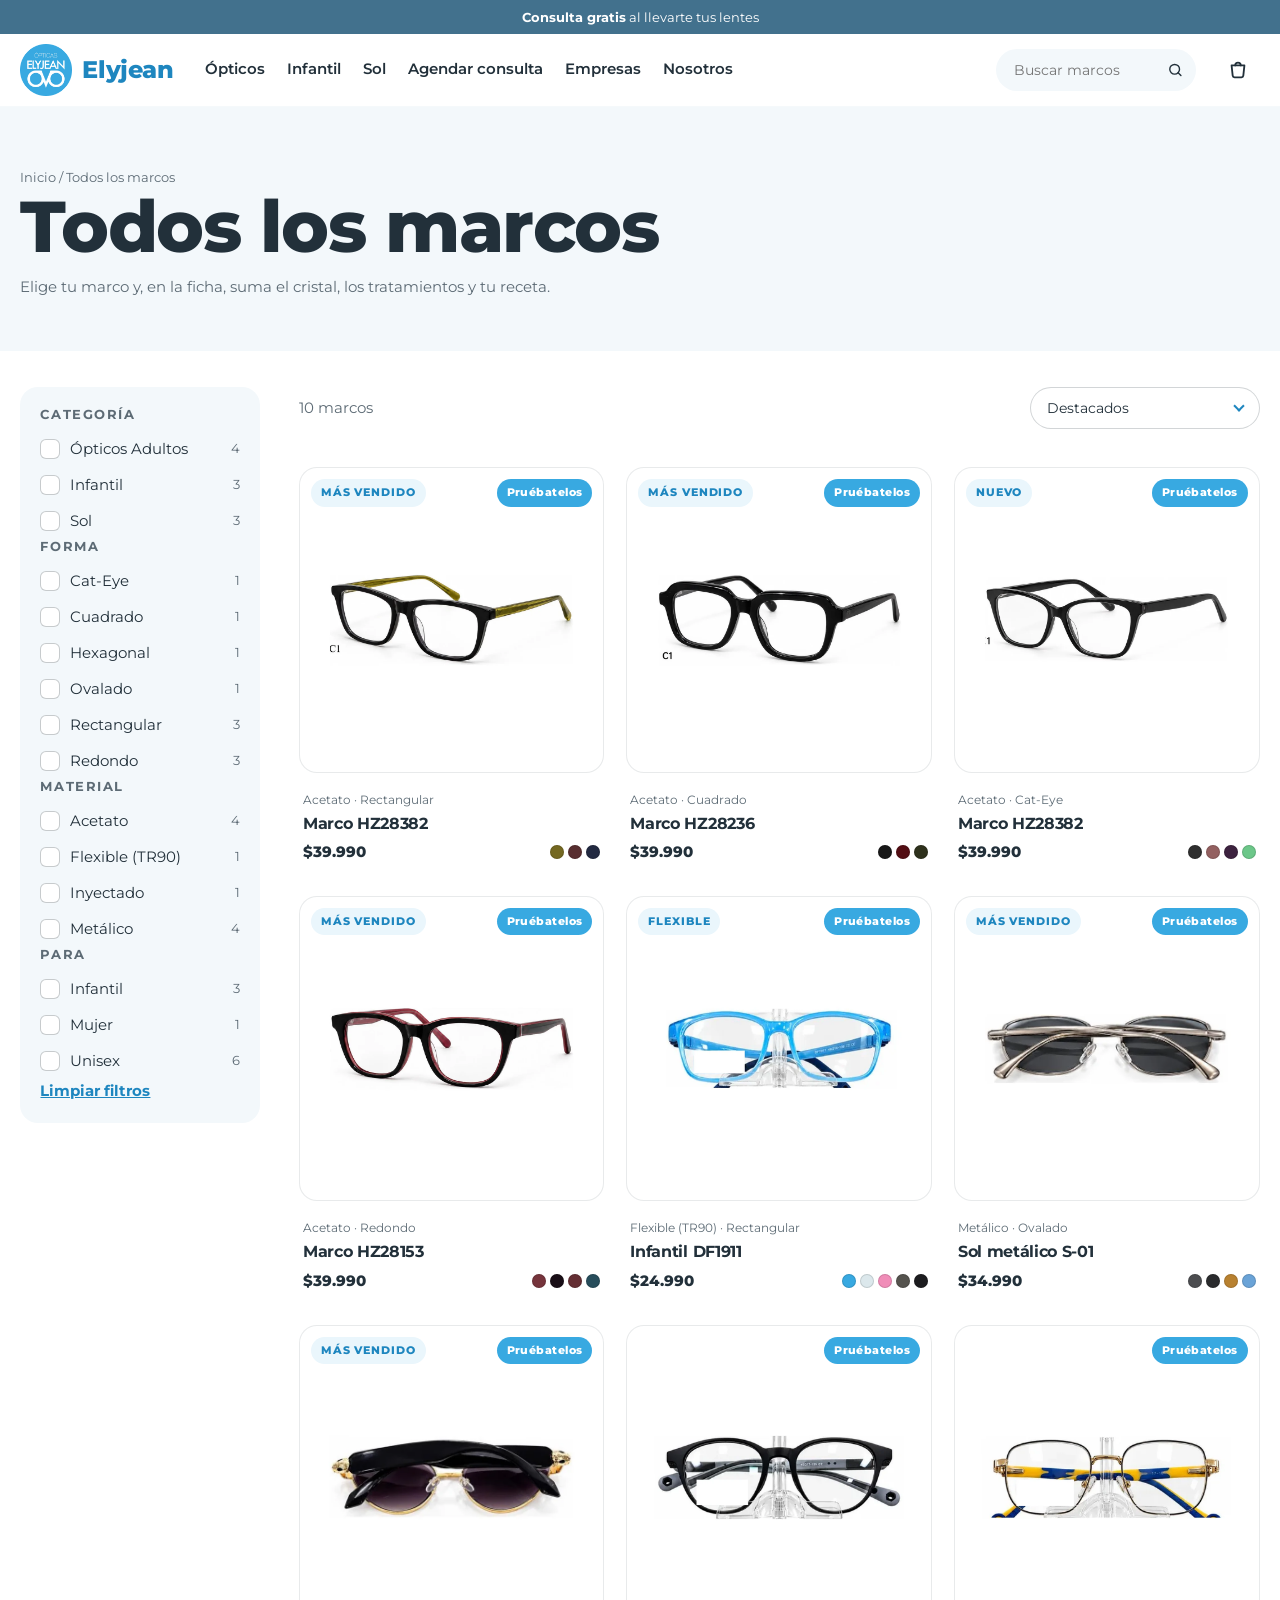
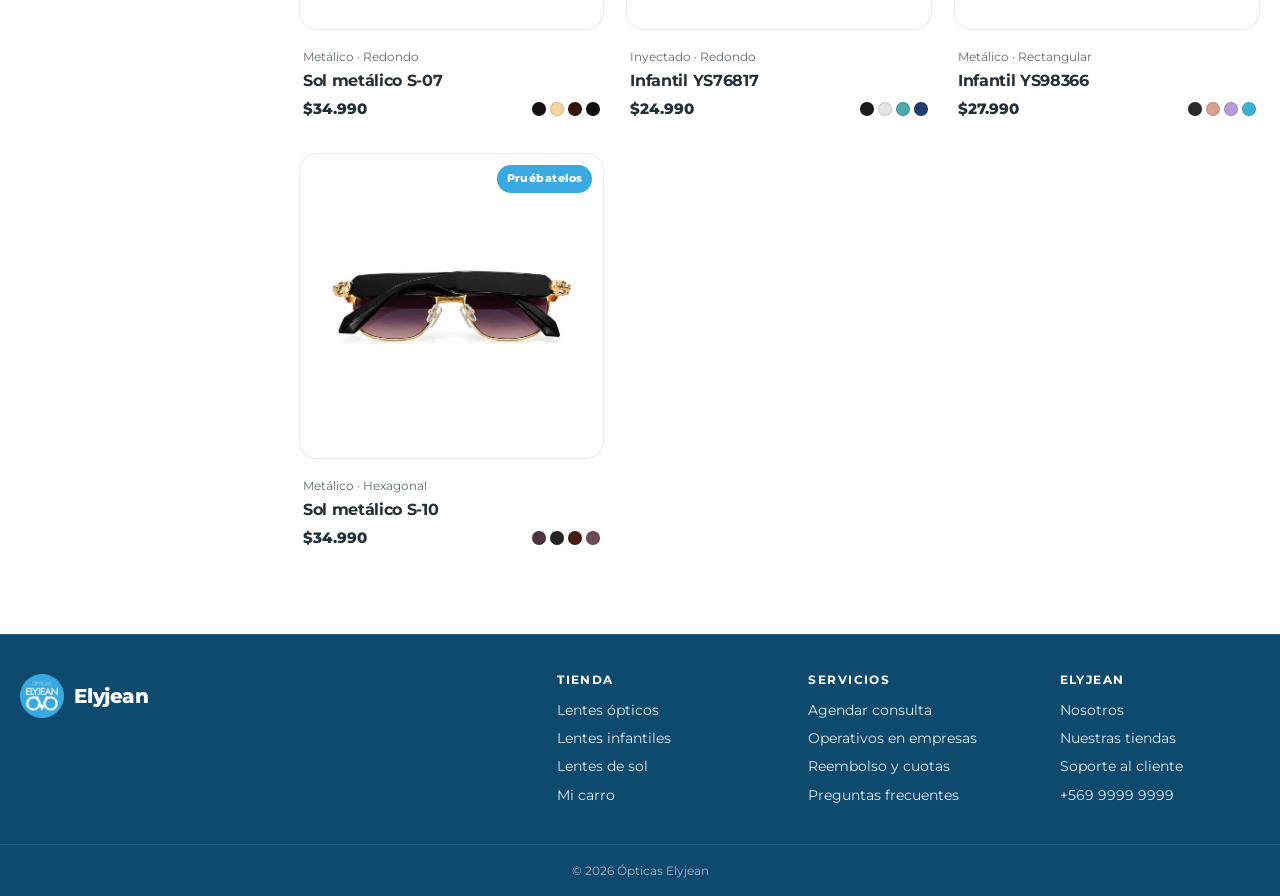
<file: catalogo.html>
<!doctype html>
<html lang="es">
<head>
  <meta charset="utf-8">
  <meta name="viewport" content="width=device-width, initial-scale=1">
  <meta name="robots" content="noindex, nofollow">
  <title>Catálogo de marcos | Ópticas Elyjean</title>
  <meta name="description" content="Marcos ópticos, infantiles y lentes de sol. Elige tu marco y arma tus lentes con tu receta.">
  <link rel="icon" href="img/logo.png">
  <link rel="preconnect" href="https://fonts.googleapis.com">
  <link rel="preconnect" href="https://fonts.gstatic.com" crossorigin>
  <link href="https://fonts.googleapis.com/css2?family=Montserrat:ital,wght@0,400;0,500;0,600;0,700;0,800;1,800&display=swap" rel="stylesheet">
  <link rel="stylesheet" href="css/estilos.css?v=1.15">
  <link rel="stylesheet" href="css/tienda.css?v=1.15">
</head>
<body>
  <div id="app-header"></div>

  <main>
    <section class="pagina-cabecera">
      <div class="contenedor contenedor--ancho">
        <p class="migas"><a href="index.html">Inicio</a> / <span id="migaCat">Catálogo</span></p>
        <h1 id="tituloCat">Todos los marcos</h1>
        <p>Elige tu marco y, en la ficha, suma el cristal, los tratamientos y tu receta.</p>
      </div>
    </section>

    <div class="contenedor contenedor--ancho catalogo">
      <details class="filtros-panel" id="filtros" open>
        <summary>Filtrar marcos</summary>
        <div class="grupo" data-grupo="categoria"><h3>Categoría</h3></div>
        <div class="grupo" data-grupo="forma"><h3>Forma</h3></div>
        <div class="grupo" data-grupo="material"><h3>Material</h3></div>
        <div class="grupo" data-grupo="publico"><h3>Para</h3></div>
        <button class="limpiar" id="limpiar" type="button">Limpiar filtros</button>
      </details>

      <section aria-labelledby="tituloCat">
        <div class="catalogo__barra">
          <p id="conteo" aria-live="polite"></p>
          <label>
            <span class="sr-only">Ordenar</span>
            <select id="orden">
              <option value="destacados">Destacados</option>
              <option value="precio-asc">Precio: menor a mayor</option>
              <option value="precio-desc">Precio: mayor a menor</option>
              <option value="nombre">Nombre</option>
            </select>
          </label>
        </div>
        <div class="chips-activos" id="chipsActivos"></div>
        <div class="grilla" id="grilla"></div>
      </section>
    </div>
  </main>

  <div id="app-footer"></div>

  <script src="js/config.js?v=1.15"></script>
  <script src="js/productos.js?v=1.15"></script>
  <script src="js/app.js?v=1.15"></script>
  <script src="js/catalogo.js?v=1.15"></script>
</body>
</html>
</file>
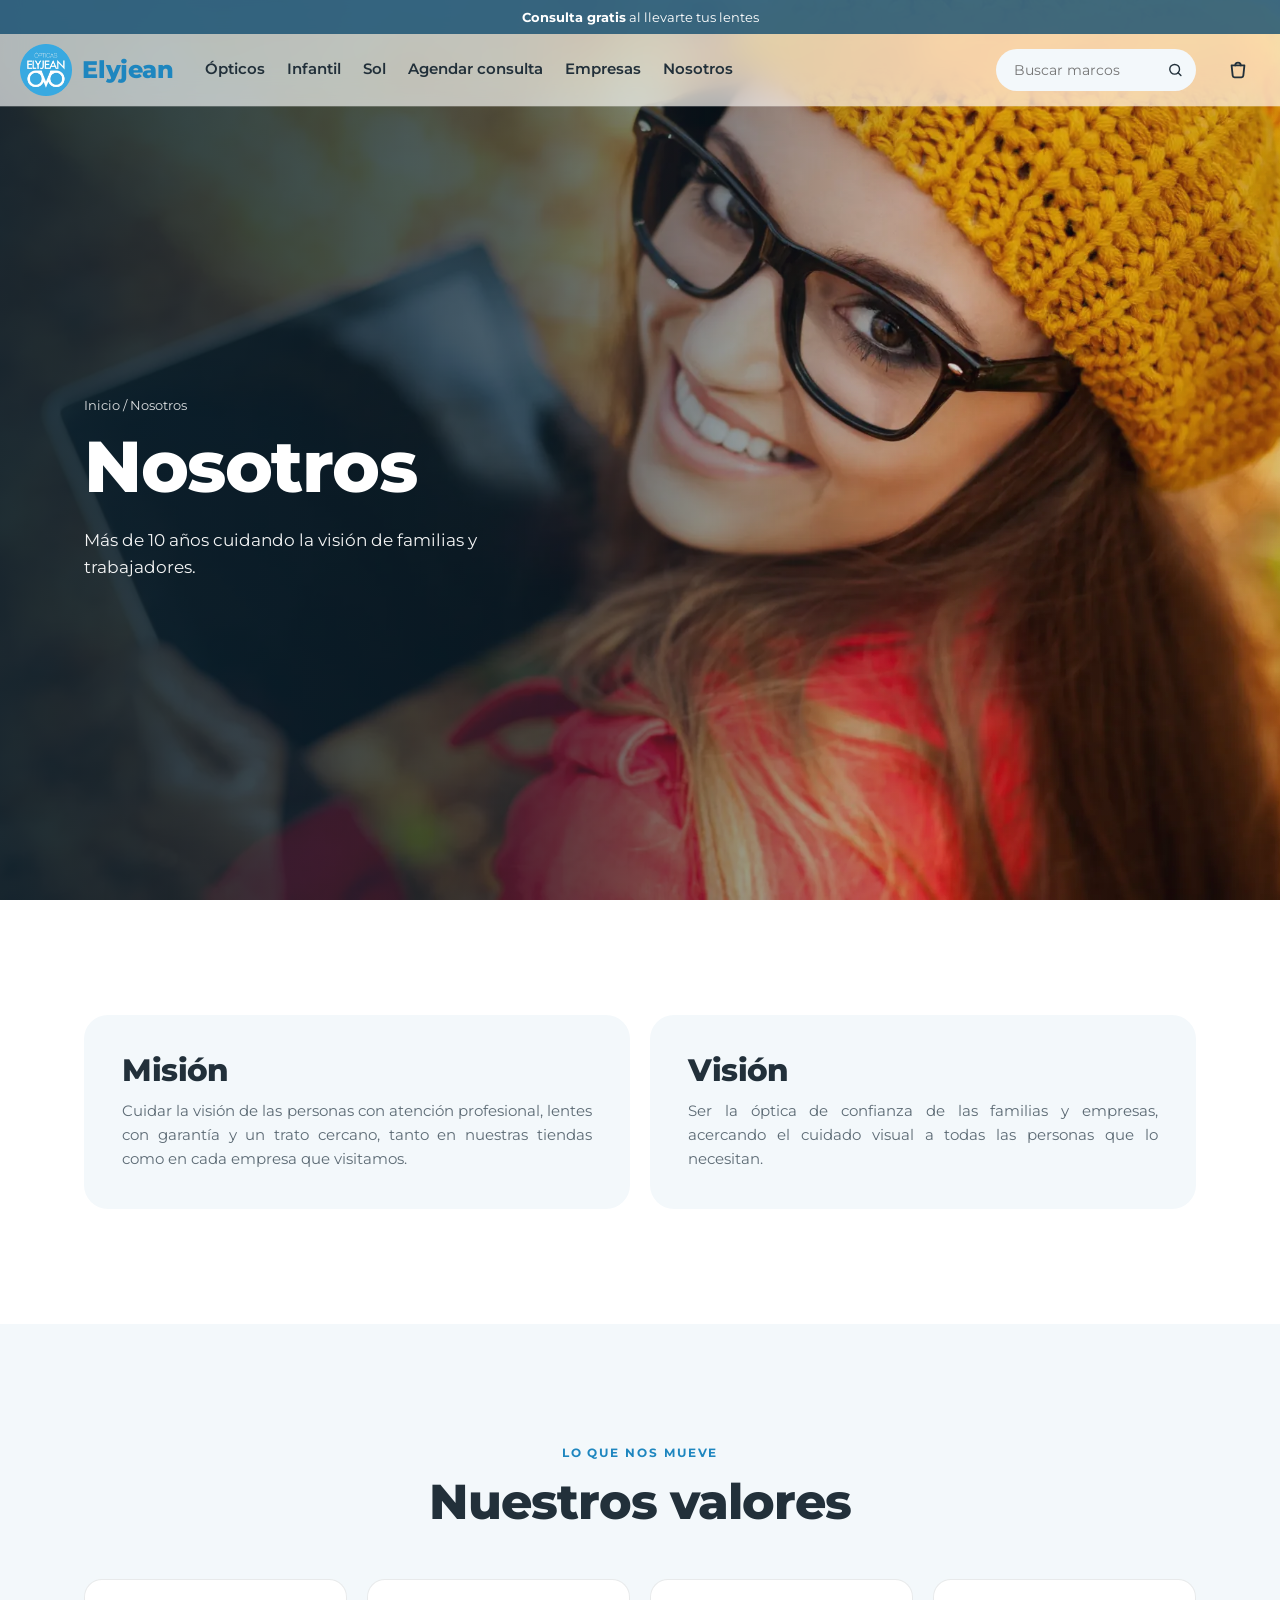
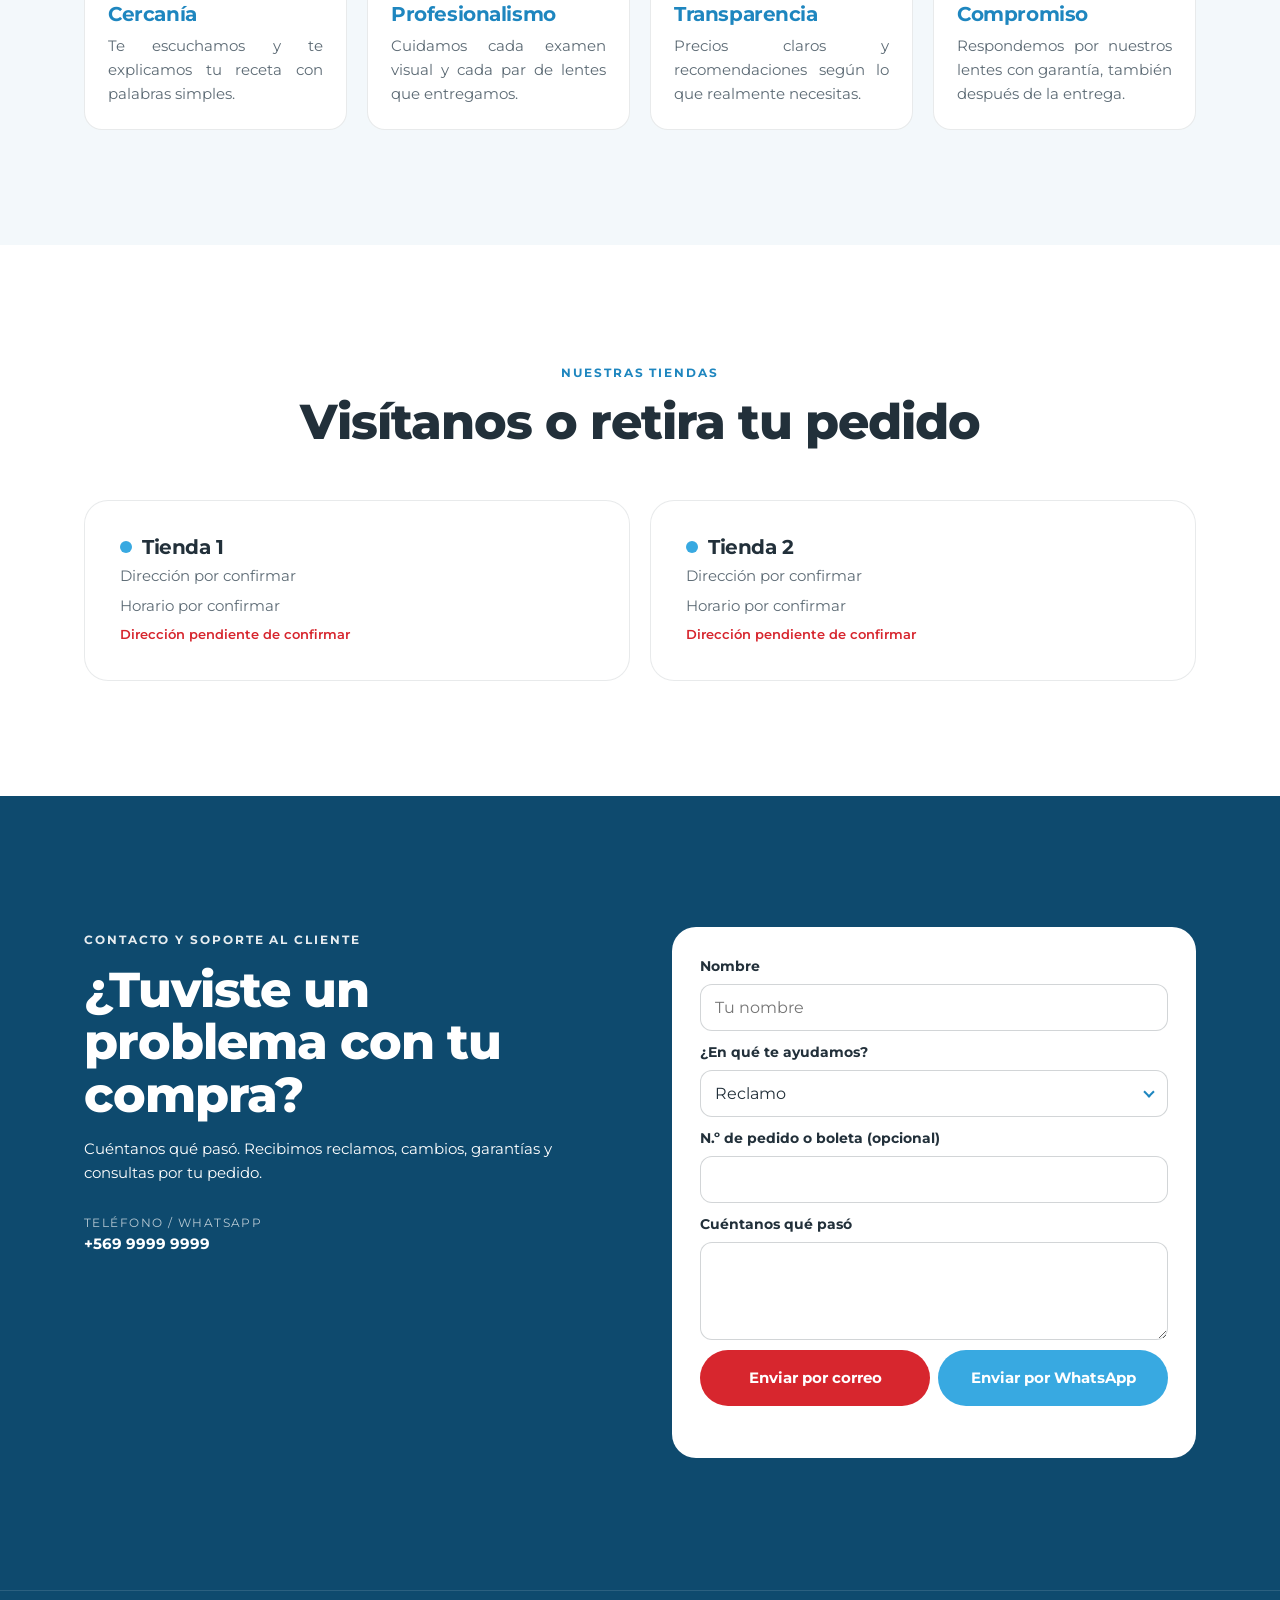
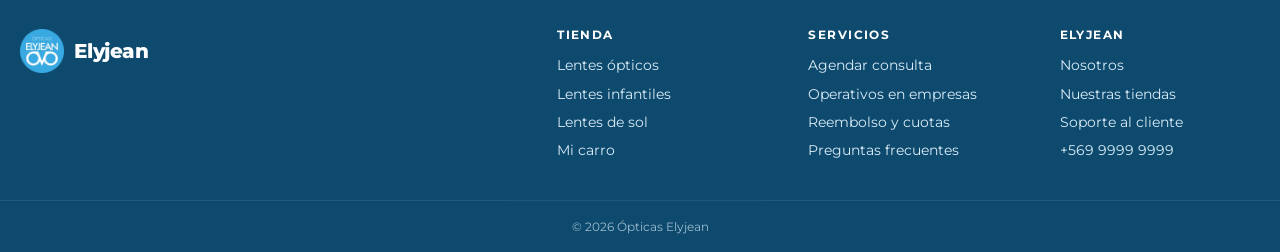
<file: nosotros.html>
<!doctype html>
<html lang="es">
<head>
  <meta charset="utf-8">
  <meta name="viewport" content="width=device-width, initial-scale=1">
  <meta name="robots" content="noindex, nofollow">
  <title>Nosotros | Ópticas Elyjean</title>
  <meta name="description" content="Conoce Ópticas Elyjean: misión, visión, valores, nuestras 2 tiendas, datos de contacto y soporte al cliente.">
  <link rel="icon" href="img/logo.png">
  <link rel="preconnect" href="https://fonts.googleapis.com">
  <link rel="preconnect" href="https://fonts.gstatic.com" crossorigin>
  <link href="https://fonts.googleapis.com/css2?family=Montserrat:ital,wght@0,400;0,500;0,600;0,700;0,800;1,800&display=swap" rel="stylesheet">
  <link rel="stylesheet" href="css/estilos.css?v=1.15">
  <link rel="stylesheet" href="css/tienda.css?v=1.15">
</head>
<body class="con-frame">
  <div id="app-header"></div>

  <main>
    <section class="empresa empresa--lateral" aria-labelledby="t-nosotros">
      <img class="empresa__foto" src="img/nosotros-lentes.webp" alt="" width="1920" height="1280" fetchpriority="high">
      <div class="contenedor empresa__contenido">
        <p class="migas"><a href="index.html">Inicio</a> / Nosotros</p>
        <h1 id="t-nosotros">Nosotros</h1>
        <p>Más de 10 años cuidando la visión de familias y trabajadores.</p>
      </div>
    </section>

    <!-- PENDIENTE: misión, visión y valores son una propuesta; confirmar los textos con el negocio -->
    <section class="seccion">
      <div class="contenedor nosotros__grid">
        <article class="nosotros__tarjeta">
          <h2>Misión</h2>
          <p>Cuidar la visión de las personas con atención profesional, lentes con garantía y un trato cercano, tanto en nuestras tiendas como en cada empresa que visitamos.</p>
        </article>
        <article class="nosotros__tarjeta">
          <h2>Visión</h2>
          <p>Ser la óptica de confianza de las familias y empresas, acercando el cuidado visual a todas las personas que lo necesitan.</p>
        </article>
      </div>
    </section>

    <section class="seccion seccion--suave">
      <div class="contenedor">
        <div class="seccion__cabecera">
          <span class="etiqueta">Lo que nos mueve</span>
          <h2>Nuestros valores</h2>
        </div>
        <div class="valores">
          <article class="valor"><h3>Cercanía</h3><p>Te escuchamos y te explicamos tu receta con palabras simples.</p></article>
          <article class="valor"><h3>Profesionalismo</h3><p>Cuidamos cada examen visual y cada par de lentes que entregamos.</p></article>
          <article class="valor"><h3>Transparencia</h3><p>Precios claros y recomendaciones según lo que realmente necesitas.</p></article>
          <article class="valor"><h3>Compromiso</h3><p>Respondemos por nuestros lentes con garantía, también después de la entrega.</p></article>
        </div>
      </div>
    </section>

    <section class="seccion" id="tiendas">
      <div class="contenedor">
        <div class="seccion__cabecera">
          <span class="etiqueta">Nuestras tiendas</span>
          <h2>Visítanos o retira tu pedido</h2>
        </div>
        <div class="tiendas__grid" id="tiendasGrid"></div>
      </div>
    </section>

    <section class="seccion contacto" id="soporte">
      <div class="contenedor contacto__grid">
        <div class="contacto__info">
          <span class="etiqueta etiqueta--blanca">Contacto y soporte al cliente</span>
          <h2>¿Tuviste un problema con tu compra?</h2>
          <p>Cuéntanos qué pasó. Recibimos reclamos, cambios, garantías y consultas por tu pedido.</p>
          <ul class="contacto__datos">
            <li><span>Teléfono / WhatsApp</span><a href="tel:+56999999999" data-tel><span data-tel-texto style="all:unset">+569 9999 9999</span></a></li>
          </ul>
        </div>
        <form class="formulario" id="formSoporte" novalidate>
          <div class="campo"><label for="sNombre">Nombre</label><input id="sNombre" name="nombre" type="text" autocomplete="name" required placeholder="Tu nombre"></div>
          <div class="campo"><label for="sTipo">¿En qué te ayudamos?</label>
            <select id="sTipo" name="tipo">
              <option>Reclamo</option>
              <option>Cambio o devolución</option>
              <option>Garantía de mis lentes</option>
              <option>Estado de mi pedido</option>
              <option>Otra consulta</option>
            </select>
          </div>
          <div class="campo"><label for="sPedido">N.º de pedido o boleta (opcional)</label><input id="sPedido" name="pedido" type="text"></div>
          <div class="campo"><label for="sMensaje">Cuéntanos qué pasó</label><textarea id="sMensaje" name="mensaje" rows="3" required></textarea></div>
          <div class="envio">
            <button type="submit" class="btn btn--rojo" data-canal="correo">Enviar por correo</button>
            <button type="submit" class="btn btn--azul" data-canal="whatsapp">Enviar por WhatsApp</button>
          </div>
          <p class="error" id="formError" role="alert"></p>
        </form>
      </div>
    </section>
  </main>

  <div id="app-footer"></div>

  <script src="js/config.js?v=1.15"></script>
  <script src="js/app.js?v=1.15"></script>
  <script src="js/nosotros.js?v=1.15"></script>
</body>
</html>
</file>
<file: css/estilos.css>
/* ============ Tokens Ópticas Elyjean ============ */
:root{
  --azul:#38A9E1;
  --azul-700:#1E86BF;
  --azul-900:#0E4A6E;      /* momentos oscuros */
  --azul-50:#EAF6FC;
  --gris:#707070;
  --ink:#22303A;
  --muted:#5D6B75;
  --rojo:#D7262E;          /* llamados a la acción, como el teléfono del flyer */
  --bg:#ffffff;
  --soft:#F3F8FB;
  --line:#22303A1A;

  --font:"Montserrat",system-ui,-apple-system,"Segoe UI",sans-serif;
  --pad:clamp(16px,5vw,80px);
  --max:1240px;
  --section:clamp(64px,9vw,128px);
  --h1:clamp(36px,5.6vw,76px);
  --h2:clamp(28px,3.8vw,52px);
  --h3:clamp(18px,1.6vw,22px);
  --body:clamp(15px,1.05vw,17px);
  --eyebrow:12px;
  --radius:18px;
  --ease:cubic-bezier(.16,1,.3,1);
  --header-h:0px;
  --frame:clamp(420px,calc(100svh - var(--header-h)),900px);  /* alto del frame bajo el encabezado */
  --frame-completo:max(520px,100svh);                         /* alto del frame que pasa detrás del encabezado */
}

/* ============ Base ============ */
*,*::before,*::after{box-sizing:border-box}
html{-webkit-tap-highlight-color:transparent;-webkit-text-size-adjust:100%;scroll-padding-top:calc(var(--header-h) + 12px);scroll-behavior:smooth}
body{margin:0;background:var(--bg);color:var(--ink);font-family:var(--font);font-size:var(--body);line-height:1.6;overflow-x:clip}
body.menu-abierto{overflow:hidden}
img,svg,video{display:block;max-width:100%}
img{height:auto}
h1,h2,h3,h4{margin:0;line-height:1.08;letter-spacing:-.02em}
h1{font-size:var(--h1);font-weight:800}
h2{font-size:var(--h2);font-weight:800}
h3{font-size:var(--h3);font-weight:700}
h1 em,h2 em{font-style:normal;color:var(--azul)}
p{margin:0 0 1em}
a{color:inherit}
a,button,label,summary{-webkit-tap-highlight-color:transparent;touch-action:manipulation}
button,input,select,textarea{font:inherit;color:inherit}
:focus-visible{outline:3px solid var(--azul);outline-offset:3px;border-radius:4px}
[hidden]{display:none!important}
.sr-only{position:absolute;width:1px;height:1px;overflow:hidden;clip:rect(0 0 0 0);white-space:nowrap}
.contenedor{width:100%;max-width:var(--max);margin-inline:auto;padding-inline:var(--pad)}
.contenedor--angosto{max-width:860px}
.contenedor--ancho{max-width:none;padding-inline:clamp(12px,1.6vw,28px)}
.seccion{padding-block:var(--section)}
.seccion--suave{background:var(--soft)}
.seccion__cabecera{text-align:center;max-width:720px;margin:0 auto clamp(32px,4vw,56px)}
.seccion__cabecera p{color:var(--muted);margin-top:14px}
.seccion__fila{display:flex;align-items:end;justify-content:space-between;gap:16px;flex-wrap:wrap;margin-bottom:28px}
.etiqueta{display:inline-block;font-size:var(--eyebrow);font-weight:700;letter-spacing:.16em;text-transform:uppercase;color:var(--azul-700);margin-bottom:14px}
.etiqueta--blanca{color:#fff;opacity:.9}

/* Botones */
.btn{display:inline-flex;align-items:center;justify-content:center;gap:8px;padding:14px 26px;border-radius:999px;border:2px solid transparent;font-weight:700;font-size:15px;text-decoration:none;cursor:pointer;transition:transform .2s var(--ease),background .2s,color .2s,border-color .2s;white-space:nowrap}
.btn:hover{transform:translateY(-2px)}
.btn:active{transform:scale(.97)}
.btn--rojo{background:var(--rojo);color:#fff}
.btn--rojo:hover{background:#b81e25}
.btn--azul{background:var(--azul);color:#fff}
.btn--azul:hover{background:var(--azul-700)}
.btn--blanco{background:#fff;color:var(--azul-700)}
.btn--linea{border-color:currentColor;background:transparent}
.btn--ancho{width:100%}
.btn[disabled]{opacity:.45;cursor:not-allowed;transform:none}
.link{font-weight:700;color:var(--azul-700);text-decoration:none;border-bottom:2px solid currentColor;padding-bottom:2px}

/* ============ Barra superior y encabezado ============ */
.topbar{position:sticky;top:0;z-index:100;box-shadow:0 1px 0 #ffffff33}
.topbar::before{content:"";position:absolute;inset:0;z-index:-1;background:#ffffffa8;-webkit-backdrop-filter:saturate(170%) blur(18px);backdrop-filter:saturate(170%) blur(18px)}
.con-frame main{margin-top:calc(var(--header-h) * -1)}
.anuncio{background:#0e4a6ec7;color:#fff;font-size:13px;height:34px;position:relative;overflow:hidden;text-align:center}
.anuncio__msg{position:absolute;inset:0;margin:0;line-height:34px;white-space:nowrap;overflow:hidden;text-overflow:ellipsis;padding:0 12px;opacity:0;transform:translateY(8px);transition:opacity .5s,transform .5s var(--ease)}
.anuncio__msg.is-active{opacity:1;transform:none}
.header__inner{display:flex;align-items:center;gap:20px;height:72px;max-width:none;padding-inline:clamp(12px,1.6vw,28px)}
.header__logo{display:flex;align-items:center;gap:10px;text-decoration:none;flex:none;border-radius:999px;transition:opacity .15s}
.header__logo:active,.footer__marca:active{opacity:.65}
.header__logo img{width:52px;height:52px}
.header__marca{font-size:24px;font-weight:800;letter-spacing:-.02em;color:var(--azul-700)}
.nav{display:flex;gap:22px;margin-left:12px}
.nav a{text-decoration:none;font-weight:600;font-size:15px;padding:6px 0;border-bottom:2px solid transparent;white-space:nowrap}
.nav a:hover{border-color:var(--azul)}
.buscador{margin-left:auto;display:flex;align-items:center;background:var(--soft);border-radius:999px;padding:0 6px 0 16px;height:42px;width:min(200px,16vw)}
.buscador input{border:0;background:transparent;outline:0;width:100%;font-size:14px}
.buscador button{border:0;background:none;width:32px;height:32px;display:grid;place-items:center;cursor:pointer}
.buscador svg,.header__carro svg{width:22px;height:22px;fill:none;stroke:var(--ink);stroke-width:2;stroke-linecap:round;stroke-linejoin:round}
.header__carro{position:relative;width:44px;height:44px;display:grid;place-items:center;border-radius:50%}
.header__carro:hover{background:var(--soft)}
.header__badge{position:absolute;top:2px;right:0;min-width:20px;height:20px;border-radius:10px;background:var(--rojo);color:#fff;font-size:12px;font-weight:700;display:grid;place-items:center;padding:0 5px}
.header__menu{display:none;background:none;border:0;width:44px;height:44px;padding:11px 9px;cursor:pointer;flex-direction:column;justify-content:space-between}
.header__menu span{display:block;height:2px;background:var(--ink);border-radius:2px;transition:transform .3s,opacity .3s}
.header__menu[aria-expanded="true"] span:nth-child(1){transform:translateY(9px) rotate(45deg)}
.header__menu[aria-expanded="true"] span:nth-child(2){opacity:0}
.header__menu[aria-expanded="true"] span:nth-child(3){transform:translateY(-9px) rotate(-45deg)}

@media (max-width:1060px){
  .header__inner{gap:10px;height:64px}
  .header__logo{gap:8px}
  .header__logo img{width:44px;height:44px}
  .header__marca{font-size:20px}
  .header__menu{display:flex;order:1}
  .nav{position:fixed;left:0;right:0;top:var(--header-h);bottom:0;background:#fff;flex-direction:column;gap:0;margin:0;padding:12px var(--pad) 40px;transform:translateX(-100%);transition:transform .35s var(--ease);overflow:auto;z-index:99}
  .nav.is-open{transform:none}
  .nav a{font-size:20px;padding:16px 0;border-bottom:1px solid var(--line)}
  .buscador{width:auto;flex:1;max-width:320px}
}
@media (max-width:520px){
  .buscador{display:none}
  .header__carro{margin-left:auto}
  .buscador input{font-size:16px}
  .anuncio{font-size:12px}
}

/* ============ Héroe en carrusel ============ */
.hero{position:relative;background:var(--azul);color:#fff;overflow:hidden}
.hero::before{content:"";position:absolute;right:-12vw;top:-30%;width:62vw;aspect-ratio:1;border-radius:50%;background:#ffffff14}
.hero__slides{display:grid}
.slide{grid-area:1/1;opacity:0;visibility:hidden;transition:opacity .3s ease,visibility .3s}
.slide.is-active{opacity:1;visibility:visible;transition:opacity .6s ease .25s,visibility 0s}
.slide__inner{display:grid;grid-template-columns:1.05fr .95fr;align-items:center;gap:clamp(24px,4vw,64px);min-height:var(--frame-completo);padding-block:calc(var(--header-h) + clamp(20px,4svh,48px)) clamp(40px,7svh,64px);padding-inline:max(var(--pad),64px)}
.slide__texto h1,.slide__texto h2{font-size:clamp(30px,min(4.4vw,8.2svh),68px);font-weight:800;margin-bottom:clamp(10px,2svh,20px)}
.slide__texto h1 em,.slide__texto h2 em{color:#fff;font-style:italic;display:block}
.slide__texto p{font-size:clamp(15px,min(1.3vw,2.6svh),19px);max-width:52ch;opacity:.95}
.slide__acciones{display:flex;gap:12px;flex-wrap:wrap;margin-top:clamp(14px,3svh,28px)}
.slide__media{position:relative;justify-self:center;width:min(100%,62svh,540px)}
.burbuja{aspect-ratio:1;border-radius:50%;overflow:hidden;background:#fff;box-shadow:0 30px 80px #0e4a6e40}
.burbuja img{width:100%;height:100%;object-fit:cover}
.burbuja--plana{background:var(--azul-700);display:grid;place-items:center}
.burbuja--plana svg{width:62%}
.sello{position:absolute;left:-4%;bottom:6%;width:clamp(104px,11vw,138px);aspect-ratio:1;border-radius:50%;background:var(--rojo);color:#fff;display:grid;place-content:center;text-align:center;box-shadow:0 14px 30px #0003;transform:rotate(-8deg)}
.sello strong{font-size:clamp(28px,3vw,40px);line-height:1}
.sello span{font-size:13px;font-weight:600}
.sello--blanco{background:#fff;color:var(--azul-700)}
.sello--blanco strong{font-size:clamp(18px,2vw,24px)}
.hero__flecha{position:absolute;top:calc(50% + var(--header-h) / 2);translate:0 -50%;z-index:2;width:44px;height:72px;display:grid;place-items:center;border:0;background:none;color:#fff;opacity:.6;cursor:pointer;transition:opacity .2s}
.hero__flecha:hover{opacity:1}
.hero__flecha svg{width:28px;height:28px;fill:none;stroke:currentColor;stroke-width:1.5;stroke-linecap:round;stroke-linejoin:round}
.hero__flecha--ant{left:clamp(4px,1.2vw,20px)}
.hero__flecha--sig{right:clamp(4px,1.2vw,20px)}
.hero__puntos{position:absolute;left:50%;bottom:clamp(14px,3svh,24px);translate:-50% 0;display:flex;gap:8px}
.hero__puntos button{width:10px;height:10px;border-radius:5px;border:0;background:#ffffff80;padding:0;cursor:pointer;transition:width .3s,background .3s}
.hero__puntos button[aria-selected="true"]{width:30px;background:#fff}
@media (max-width:820px){
  .hero{--burbuja:min(60vw,26svh,300px);--barra:calc(100lvh - 100svh)}
  .slide__inner{grid-template-columns:minmax(0,1fr);grid-template-rows:auto 1fr;text-align:left;padding-block:calc(var(--header-h) + 20px) calc(var(--barra) + 48px);padding-inline:var(--pad);min-height:100lvh;gap:16px}
  .slide__media{order:-1;width:var(--burbuja)}
  .slide__texto{align-self:center}
  .slide__acciones{gap:8px}
  .slide__acciones .btn{padding:10px 12px;font-size:13px}
  .slide__texto h1,.slide__texto h2{font-size:clamp(26px,7.4vw,34px)}
  .slide__texto p{font-size:14px;line-height:1.45;margin-bottom:0}
  .hero__puntos{bottom:calc(var(--barra) + 16px)}
  .sello{left:-6%}
  .hero__flecha{top:calc(var(--header-h) + 20px + var(--burbuja)/2)}
}

.slide--video{position:relative;overflow:hidden}
.slide__video{position:absolute;inset:0;width:100%;height:100%;object-fit:cover;background:var(--azul-900)}
.slide--video::after{content:"";position:absolute;inset:0;background:linear-gradient(90deg,#0b2230d9 0,#0b223099 45%,#0b223026 80%)}
.slide--video .slide__inner{position:relative;z-index:1;grid-template-columns:minmax(0,1fr)}
.slide--video .slide__texto{max-width:620px}
@media (max-width:820px){
  .slide--video::after{background:linear-gradient(180deg,#0b223040 0,#0b2230b3 55%,#0b2230e6 100%)}
  .slide--video .slide__inner{grid-template-rows:1fr}
  .slide--video .slide__texto{align-self:end}
}

/* ============ Qué hacemos (frame con foto) ============ */
.empresa{position:relative;min-height:var(--frame);display:grid;align-items:end;color:#fff;background:var(--azul-900);overflow:hidden}
.empresa__foto{position:absolute;inset:0;width:100%;height:100%;object-fit:cover;object-position:50% 40%}
.empresa::after{content:"";position:absolute;inset:0;background:linear-gradient(180deg,#0b223066 0,#0b2230c7 45%,#0b2230e0 100%)}
.empresa__contenido{position:relative;z-index:1;text-align:center;padding-block:clamp(32px,6svh,64px)}
.empresa__contenido h2{font-size:clamp(28px,min(3.6vw,7svh),52px);max-width:22ch;margin-inline:auto}
.empresa__contenido p{max-width:64ch;margin:clamp(12px,2.5svh,22px) auto 0;font-size:clamp(15px,min(1.3vw,2.6svh),19px);opacity:.95}
.empresa__puntos{list-style:none;margin:clamp(20px,5svh,44px) 0 0;padding:0;display:grid;grid-template-columns:repeat(4,1fr);gap:12px}
.empresa__puntos li{display:flex;align-items:center;gap:12px;background:#fff;color:var(--ink);border-radius:16px;padding:14px 16px;text-align:left}
.empresa__puntos svg{width:34px;height:34px;flex:none;fill:none;stroke:var(--azul);stroke-width:2;stroke-linecap:round;stroke-linejoin:round}
.empresa__puntos span{font-size:14px;line-height:1.25}
.empresa__puntos small{display:block;color:var(--muted);font-size:12px}
.empresa__puntos strong{font-weight:700}
.empresa--lateral{align-items:center;min-height:var(--frame-completo)}
.empresa--lateral .empresa__contenido{padding-top:calc(var(--header-h) + 24px)}
.empresa--lateral .empresa__foto{object-position:50% 30%}
.empresa--lateral::after{background:linear-gradient(90deg,#0b2230e6 0,#0b2230b3 40%,#0b223026 75%)}
.empresa--lateral .empresa__contenido{text-align:left}
.empresa--lateral .empresa__contenido p{margin-inline:0;max-width:40ch}
.empresa--lateral h1{font-size:clamp(40px,min(5.6vw,11svh),76px)}
.empresa .migas{margin:0 0 12px;font-size:13px;color:#fff;opacity:.85}
@media (max-width:1000px){.empresa__puntos{grid-template-columns:repeat(2,1fr)}}
@media (max-width:760px){
  .empresa{min-height:100lvh}
  .empresa__foto{object-position:24% 30%}
  .empresa::after{background:linear-gradient(180deg,#0b223000 0,#0b223000 28%,#0b2230b8 52%,#0b2230f0 100%)}
  .empresa__contenido{padding-top:calc(var(--header-h) + 16px);padding-bottom:calc(100lvh - 100svh + 18px)}
  .empresa__contenido h2{font-size:clamp(23px,6.6vw,30px)}
  .empresa__contenido p{font-size:14px;line-height:1.45;margin-top:8px}
  .empresa__puntos{grid-template-columns:repeat(2,1fr);gap:8px;margin-top:14px}
  .empresa__puntos li{gap:8px;padding:9px 10px;border-radius:12px}
  .empresa__puntos svg{width:24px;height:24px}
  .empresa__puntos span{font-size:12px}
  .empresa__puntos small{font-size:10px}
  .empresa--lateral .empresa__foto{object-position:70% 30%}
  .empresa--lateral::after{background:linear-gradient(180deg,#0b223000 0,#0b223000 45%,#0b2230d9 100%)}
  .empresa--lateral{align-items:end;min-height:100lvh}
}

/* ============ Pestañas y carrusel de productos ============ */
.pestanas{display:flex;gap:8px;flex-wrap:wrap}
.pestana{border:2px solid var(--line);background:#fff;border-radius:999px;padding:9px 18px;font-weight:700;font-size:14px;cursor:pointer}
.pestana[aria-selected="true"]{background:var(--ink);border-color:var(--ink);color:#fff}
.fila-productos{display:grid;grid-auto-flow:column;grid-auto-columns:calc((100% - 3*20px)/4);gap:20px;overflow-x:auto;scroll-snap-type:x mandatory;padding-bottom:12px;scrollbar-width:thin}
.fila-productos>*{scroll-snap-align:start}
@media (max-width:1000px){.fila-productos{grid-auto-columns:calc((100% - 2*16px)/2.6);gap:16px}}
@media (max-width:560px){.fila-productos{grid-auto-columns:72%}}

/* Tarjeta de producto */
.tarjeta{display:flex;flex-direction:column;text-decoration:none;color:inherit;border-radius:var(--radius);background:#fff;transition:transform .3s var(--ease)}
.tarjeta:hover{transform:translateY(-4px)}
.tarjeta__img{position:relative;aspect-ratio:1;border-radius:var(--radius);background:#fff;overflow:hidden;box-shadow:inset 0 0 0 1px var(--line);display:grid;place-items:center}
.tarjeta__img img{width:92%;height:92%;object-fit:contain;transition:transform .5s var(--ease)}
.tarjeta:hover .tarjeta__img img{transform:scale(1.05)}
.tarjeta__etiqueta{position:absolute;top:12px;left:12px;z-index:1;background:var(--azul-50);color:var(--azul-700);font-size:11px;font-weight:800;letter-spacing:.08em;text-transform:uppercase;padding:5px 10px;border-radius:999px}
.tarjeta__probador{position:absolute;top:12px;right:12px;z-index:1;background:var(--azul);color:#fff;font-size:11px;font-weight:800;letter-spacing:.04em;padding:5px 10px;border-radius:999px}
.tarjeta__info{padding:14px 4px 4px}
.tarjeta__cat{font-size:12px;color:var(--muted);text-transform:capitalize}
.tarjeta__info h3{font-size:16px;margin:4px 0 8px}
.tarjeta__pie{display:flex;align-items:center;justify-content:space-between;gap:8px}
.tarjeta__precio{font-weight:800}
.swatches{display:flex;align-items:center;gap:4px}
.swatch{width:14px;height:14px;border-radius:50%;background:var(--sw);box-shadow:inset 0 0 0 1px #0002}
.swatch-mas{font-size:12px;color:var(--muted)}

/* ============ Banda del probador virtual ============ */
.banda-probador{display:grid;grid-template-columns:1fr 1fr;gap:clamp(20px,4vw,56px);align-items:center;background:linear-gradient(120deg,var(--azul-700),var(--azul));color:#fff;border-radius:32px;padding:clamp(28px,5vw,56px)}
.banda-probador h2{margin-bottom:12px}
.banda-probador p{opacity:.95;max-width:44ch}
.banda-probador img{width:100%;max-width:460px;justify-self:center;filter:drop-shadow(0 20px 30px #0e4a6e66)}
@media (max-width:760px){.banda-probador{grid-template-columns:1fr}.banda-probador img{order:-1;max-width:300px}}

/* ============ Mira la diferencia (comparador) ============ */
.vision{background:var(--azul-900);color:#fff;padding-block:clamp(48px,6vw,88px)}
.vision__grid{display:grid;grid-template-columns:.9fr 1.1fr;gap:clamp(28px,5vw,72px);align-items:center}
.vision h2{margin-bottom:clamp(20px,2.5vw,32px)}
.vision__opciones{display:grid;grid-template-columns:1fr 1fr;gap:4px;padding:4px;border-radius:14px;background:#ffffff1a}
.vision__opcion{border:0;border-radius:11px;background:none;color:#fff;font-weight:700;font-size:15px;line-height:1.25;padding:12px 10px;cursor:pointer;transition:background .2s,color .2s}
.vision__opcion[aria-pressed="true"]{background:#fff;color:var(--azul-900)}
.vision__sub{display:flex;gap:8px;flex-wrap:wrap;margin-top:14px}
.vision__cristal{border:1.5px solid #ffffff66;border-radius:999px;background:none;color:#fff;font-weight:700;font-size:14px;padding:8px 16px;cursor:pointer;transition:background .2s,color .2s,border-color .2s}
.vision__cristal[aria-pressed="true"]{background:var(--azul);border-color:var(--azul)}
.vision__info{margin-top:18px;min-height:6.4em}
.vision__info p{margin:0;opacity:.92;max-width:46ch}
.vision__marco{display:grid;aspect-ratio:4/3;max-height:min(70svh,520px);width:100%}
.vista{grid-area:1/1;position:relative;margin:0;border-radius:24px;overflow:hidden;display:grid;place-items:center;padding:24px 24px 48px;background:#fff;color:var(--ink);opacity:0;visibility:hidden;transition:opacity .45s ease,visibility .45s}
.vista.is-activa{opacity:1;visibility:visible}
.vista svg.cartilla{width:min(76%,400px);height:auto;max-height:100%;position:relative;z-index:1}
.vista figcaption{position:absolute;left:20px;bottom:14px;z-index:2;font-size:14px;font-weight:700}
.vista--borrosa svg.cartilla{filter:blur(5px)}
.vista--foto{background:linear-gradient(160deg,#3f5e73,#22394a);color:#fff}
.vista--foto .sol{position:absolute;top:22px;right:26px;width:54px;height:54px;border-radius:50%;background:#ffe9a8;box-shadow:0 0 0 10px #ffe9a833,0 0 0 22px #ffe9a81a}
.vista--azul{background:var(--azul-50)}
.vista--azul .rayos{position:absolute;inset:0;background:repeating-linear-gradient(115deg,#38a9e138 0 10px,transparent 10px 34px);-webkit-mask:linear-gradient(90deg,#000 0 22%,transparent 34%);mask:linear-gradient(90deg,#000 0 22%,transparent 34%)}
.vista--azul .filtro{position:absolute;top:8%;bottom:8%;left:30%;width:6px;border-radius:3px;background:var(--azul)}
@media (max-width:860px){
  .vision__grid{grid-template-columns:1fr}
  .vision__marco{order:-1;aspect-ratio:3/2}
  .vista{padding:16px 16px 40px}
  .vista--foto .sol{width:36px;height:36px;top:14px;right:14px}
}

/* ============ Tipos de cristal ============ */
.filtros{display:flex;justify-content:center;gap:8px;flex-wrap:wrap;margin-bottom:32px}
.lentes__grid{display:grid;grid-template-columns:repeat(4,1fr);gap:20px}
.lente{background:#fff;border-radius:var(--radius);padding:24px;box-shadow:inset 0 0 0 1px var(--line)}
.lente[hidden]{display:none}
.lente__img{height:64px;display:grid;place-items:center;margin-bottom:18px;background:var(--azul-50);border-radius:12px}
.lente__img svg{width:116px;height:48px}
.lente h3{margin-bottom:8px}
.lente p{color:var(--muted);font-size:15px;margin:0;text-align:justify;hyphens:auto}
.lente--cta{background:var(--azul);color:#fff;box-shadow:none;display:flex;flex-direction:column;justify-content:center;gap:12px}
.lente--cta p{color:#fff;text-align:left;hyphens:manual}
.lente--cta .btn{align-self:flex-start}
.cristal{fill:#d9eefa}
.cristal--azul{fill:#b9def5}
.cristal--sol{fill:#33424d}
.segmento{fill:#7cc6ec}
.trazo{fill:none;stroke:var(--azul);stroke-width:3;stroke-linecap:round}
.brillo{stroke:#fff;stroke-width:3;stroke-linecap:round}
@media (max-width:1000px){.lentes__grid{grid-template-columns:repeat(2,1fr)}}
@media (max-width:540px){.lentes__grid{grid-template-columns:1fr}}

/* ============ Consulta gratis ============ */
.consulta__caja{display:grid;grid-template-columns:1fr 1.25fr;gap:clamp(28px,4vw,56px);align-items:center;background:var(--azul);color:#fff;border-radius:32px;padding:clamp(28px,5vw,64px);position:relative;overflow:hidden}
.consulta__caja::after{content:"";position:absolute;width:420px;aspect-ratio:1;border-radius:50%;background:#ffffff14;right:-140px;bottom:-200px}
.consulta__intro h2{margin-bottom:16px}
.consulta__intro p{opacity:.95}
.pasos{list-style:none;margin:0;padding:0;display:grid;gap:14px;position:relative;z-index:1}
.paso{background:#fff;color:var(--ink);border-radius:16px;padding:18px 20px 18px 76px;position:relative}
.paso h3{font-size:17px;margin-bottom:4px}
.paso p{margin:0;font-size:15px;color:var(--muted)}
.paso__num{position:absolute;left:18px;top:50%;translate:0 -50%;width:42px;height:42px;border-radius:50%;background:var(--azul-50);color:var(--azul-700);display:grid;place-items:center;font-weight:800;font-size:18px}
@media (max-width:860px){.consulta__caja{grid-template-columns:1fr}}

/* ============ Reembolso ============ */
.reembolso__grid{display:grid;grid-template-columns:.9fr 1.1fr;gap:clamp(28px,5vw,72px);align-items:center}
.reembolso__foto{border-radius:32px;overflow:hidden;aspect-ratio:1;background:var(--azul)}
.reembolso__foto img{width:100%;height:100%;object-fit:cover}
.chips{display:flex;flex-wrap:wrap;gap:8px;margin:20px 0 28px}
.chip{background:var(--azul-50);color:var(--azul-700);font-weight:700;border-radius:999px;padding:8px 16px;font-size:14px}
.destacado{border-left:4px solid var(--azul);padding:4px 0 4px 20px}
.destacado p{margin:6px 0 0;color:var(--muted)}
@media (max-width:860px){.reembolso__grid{grid-template-columns:1fr}.reembolso__foto{max-width:420px}}

/* ============ Nosotros ============ */
.nosotros__grid{display:grid;grid-template-columns:repeat(2,1fr);gap:20px}
.nosotros__tarjeta{background:var(--soft);border-radius:24px;padding:clamp(24px,3vw,40px)}
.nosotros__tarjeta h2{font-size:clamp(24px,2.4vw,32px);margin-bottom:12px}
.nosotros__tarjeta p{margin:0;color:var(--muted);text-align:justify;hyphens:auto}
.valores{display:grid;grid-template-columns:repeat(4,1fr);gap:20px}
.valor{background:#fff;border-radius:var(--radius);padding:24px;box-shadow:inset 0 0 0 1px var(--line)}
.valor h3{margin-bottom:8px;color:var(--azul-700)}
.valor p{margin:0;color:var(--muted);font-size:15px;text-align:justify;hyphens:auto}
@media (max-width:1000px){.valores{grid-template-columns:repeat(2,1fr)}}
@media (max-width:640px){.nosotros__grid,.valores{grid-template-columns:1fr}}

/* ============ Tiendas ============ */
.tiendas__grid{display:grid;grid-template-columns:repeat(2,1fr);gap:20px}
.tienda{border-radius:24px;padding:clamp(24px,3vw,36px);background:#fff;box-shadow:inset 0 0 0 1px var(--line);display:grid;gap:6px}
.tienda h3{display:flex;align-items:center;gap:10px}
.tienda h3::before{content:"";width:12px;height:12px;border-radius:50%;background:var(--azul)}
.tienda p{margin:0;color:var(--muted)}
.tienda .pendiente{font-size:13px;color:var(--rojo);font-weight:600}
@media (max-width:700px){.tiendas__grid{grid-template-columns:1fr}}

/* ============ Preguntas ============ */
.acordeon details{border-bottom:1px solid var(--line)}
.acordeon summary{list-style:none;cursor:pointer;padding:22px 44px 22px 0;font-weight:700;font-size:17px;position:relative}
.acordeon summary::-webkit-details-marker{display:none}
.acordeon summary::after{content:"+";position:absolute;right:4px;top:50%;translate:0 -50%;font-size:28px;font-weight:400;color:var(--azul);transition:rotate .3s}
.acordeon details[open] summary::after{rotate:45deg}
.acordeon details p{color:var(--muted);margin:0 0 22px;max-width:70ch}

/* ============ Contacto ============ */
.contacto{background:var(--azul-900);color:#fff}
.seccion.contacto{min-height:var(--frame);display:grid;align-items:center;padding-block:clamp(20px,4svh,44px);scroll-margin-top:-12px}
.contacto .formulario{gap:10px;padding:clamp(18px,2.4vw,28px)}
.contacto .campo input,.contacto .campo textarea,.contacto .lista__boton{padding-block:10px}
.contacto__grid{display:grid;grid-template-columns:1fr 1fr;gap:clamp(28px,5vw,72px);align-items:start}
.contacto__info h2{margin-bottom:16px}
.contacto__info em{font-weight:800}
.contacto__datos{list-style:none;padding:0;margin:28px 0 0;display:grid;gap:16px}
.contacto__datos span{display:block;font-size:12px;letter-spacing:.12em;text-transform:uppercase;opacity:.7}
.contacto__datos a{color:#fff;font-weight:700;text-decoration:none}
.formulario{background:#fff;color:var(--ink);border-radius:24px;padding:clamp(22px,3vw,36px);display:grid;gap:16px}
.campo{display:grid;gap:6px}
.campo label,.campo legend{font-weight:700;font-size:14px}
.campo input,.campo select,.campo textarea{width:100%;border:1.5px solid #22303A33;border-radius:12px;padding:12px 14px;background:#fff;font-size:16px}
.campo input:focus,.campo select:focus,.campo textarea:focus{outline:0;border-color:var(--azul);box-shadow:0 0 0 3px #38a9e133}
.campo--error input,.campo--error .lista__boton{border-color:var(--rojo)}
.envio{display:grid;grid-template-columns:1fr 1fr;gap:8px}
.envio .btn{padding-inline:12px;white-space:normal}
.lista{position:relative;width:100%}
.lista__boton{width:100%;display:flex;align-items:center;justify-content:space-between;gap:10px;border:1.5px solid #22303A33;border-radius:12px;padding:12px 14px;background:#fff;color:var(--ink);font-size:16px;text-align:left;cursor:pointer;transition:border-color .2s,box-shadow .2s}
.lista__boton::after{content:"";width:8px;height:8px;flex:none;border:solid var(--azul-700);border-width:0 2px 2px 0;rotate:45deg;translate:0 -2px;transition:rotate .2s,translate .2s}
.lista__boton:hover,.lista__boton[aria-expanded="true"]{border-color:var(--azul)}
.lista__boton[aria-expanded="true"]{box-shadow:0 0 0 3px #38a9e133}
.lista__boton[aria-expanded="true"]::after{rotate:225deg;translate:0 2px}
.lista__panel{position:absolute;left:0;right:0;top:calc(100% + 6px);z-index:30;margin:0;padding:6px;list-style:none;background:#fff;color:var(--ink);border-radius:14px;box-shadow:0 18px 40px #0e4a6e33,0 0 0 1px var(--line);max-height:260px;overflow:auto;text-align:left}
.lista--arriba .lista__panel{top:auto;bottom:calc(100% + 6px)}
.lista__panel li{padding:10px 12px;border-radius:10px;font-size:15px;line-height:1.3;cursor:pointer}
.lista__panel li:hover,.lista__panel li.is-activa{background:var(--azul-50)}
.lista__panel li[aria-selected="true"]{color:var(--azul-700);font-weight:700}
.error{color:var(--rojo);font-size:14px;font-weight:600;margin:0;min-height:1em}
@media (max-width:860px){
  .seccion.contacto{padding-block:14px}
  .contacto__grid{grid-template-columns:1fr;gap:12px}
  .contacto__info .etiqueta{margin-bottom:6px;font-size:11px}
  .contacto__info h2{font-size:clamp(22px,6.4vw,28px);margin-bottom:6px}
  .contacto__info p{font-size:14px;line-height:1.4;margin:0}
  .contacto__info em{display:none}
  .contacto__datos{display:flex;flex-wrap:wrap;gap:4px 20px;margin-top:8px;font-size:13px}
  .contacto__datos li{display:flex;align-items:baseline;gap:6px}
  .contacto__datos span{font-size:10px}
  .contacto .formulario{gap:8px;padding:14px;border-radius:18px}
  .contacto .campo{gap:3px}
  .contacto .campo label{font-size:13px}
  .contacto .campo input,.contacto .campo textarea,.contacto .lista__boton{padding:8px 12px}
  .contacto .btn{padding-block:10px}
  .contacto .error:empty{display:none}
  .contacto textarea{height:60px}
  #formSoporte{grid-template-columns:1fr 1fr}
  #formSoporte>:nth-child(n+3){grid-column:1/-1}
}

/* ============ Pie ============ */
.footer{background:var(--azul-900);color:#d9ecf7;border-top:1px solid #ffffff1f;padding-top:clamp(28px,3vw,44px)}
.footer__grid{display:grid;grid-template-columns:auto 1fr;gap:clamp(32px,6vw,96px);align-items:start}
.footer__marca{display:flex;align-items:center;gap:10px;text-decoration:none;border-radius:999px;transition:opacity .15s}
.footer__marca img{width:44px;height:44px}
.footer__marca span{font-size:20px;font-weight:800;letter-spacing:-.02em;color:#fff}
.footer__columnas{display:grid;grid-template-columns:repeat(3,minmax(0,200px));justify-content:end;gap:clamp(20px,4vw,56px)}
.footer h4{color:#fff;font-size:12px;letter-spacing:.12em;text-transform:uppercase;margin-bottom:12px}
.footer__columnas a{display:block;text-decoration:none;color:#d9ecf7;margin-bottom:6px;font-size:14px}
.footer__columnas a:hover{color:#fff}
.footer__legal{text-align:center;font-size:12px;opacity:.7;padding:16px var(--pad);margin:clamp(20px,3vw,32px) 0 0;border-top:1px solid #ffffff1f}
@media (max-width:760px){.footer__grid{grid-template-columns:1fr;gap:24px}.footer__columnas{grid-template-columns:repeat(2,1fr);justify-content:start}}

/* Aparición única (sin motor de escenas también se ve completo) */
.motion-on [data-reveal]{opacity:0;transform:translateY(28px);transition:opacity .8s ease,transform 1s var(--ease);transition-delay:var(--reveal-delay,0ms)}
.motion-on [data-reveal].is-visible{opacity:1;transform:none}

@media (prefers-reduced-motion:reduce){*,*::before,*::after{animation:none!important;transition:none!important;scroll-behavior:auto!important}}
</file>
<file: css/escenas.css>
/* Escenas de scroll. Todo el movimiento vive bajo .motion-on (lo pone scroll-engine.js).
   Sin JS, con reducción de movimiento o en pantallas bajas, todo se ve completo y estático:
   por eso los valores por defecto son el estado final (var(--x, 1)). */

.motion-on [data-scene="pin"]{position:relative;height:var(--length,260svh)}
.motion-on [data-scene="pin"]>.stage{position:sticky;top:var(--header-h);height:calc(100svh - var(--header-h));overflow:hidden}

/* ============ 09 · Operativo en tu empresa (línea de tiempo) ============ */
.operativo{background:#fff}
.operativo .stage{display:grid;align-content:center;gap:clamp(24px,4vw,48px);padding:clamp(24px,4vw,48px) var(--pad)}
.operativo__cabecera{max-width:760px}
.operativo__cabecera p{color:var(--muted);margin:14px 0 0}
.linea{position:relative;display:grid;grid-template-columns:repeat(4,1fr);gap:clamp(16px,2vw,32px);padding-top:44px}
.linea__trazo{position:absolute;left:0;right:0;top:15px;height:4px;border-radius:2px;background:var(--azul-50)}
.linea__trazo::after{content:"";position:absolute;inset:0;border-radius:inherit;background:var(--azul);transform:scaleX(var(--l,1));transform-origin:left}
.hito{position:relative}
.hito::before{content:"";position:absolute;top:-38px;left:0;width:22px;height:22px;border-radius:50%;background:#fff;border:4px solid var(--azul)}
.hito .num{font-weight:800;color:var(--azul);font-size:14px;letter-spacing:.1em}
.hito h3{margin:6px 0 8px}
.hito p{color:var(--muted);margin:0;font-size:15px}
.operativo__sello{display:inline-flex;align-items:center;gap:12px;background:var(--rojo);color:#fff;border-radius:999px;padding:12px 24px;font-weight:800;justify-self:start;text-decoration:none;transition:background .2s}
.operativo__sello:hover{background:#b81e25}
/* Destino del enlace Empresas: el final de la escena, con todo ya visible */
.operativo{position:relative}
.operativo__ancla{position:absolute;top:0}
.motion-on .operativo__ancla{top:auto;bottom:calc(100svh - var(--header-h) - 12px)}
.motion-on .hito{opacity:var(--h,1);transform:translateY(calc((1 - var(--h,1)) * 24px))}
.motion-on .operativo__sello{opacity:var(--s,1);transform:scale(calc(.9 + var(--s,1) * .1))}
@media (max-width:860px){
  .linea{grid-template-columns:1fr;padding:0 0 0 40px;gap:16px}
  .linea__trazo{left:9px;right:auto;top:6px;bottom:6px;width:4px;height:auto}
  .linea__trazo::after{transform:scaleY(var(--l,1));transform-origin:top}
  .hito::before{top:4px;left:-40px}
  .hito h3{font-size:17px;margin:2px 0 4px}
  .hito p{font-size:14px}
  .operativo .stage{gap:18px}
  .operativo__cabecera p{font-size:15px}
}
@media (max-width:860px) and (max-height:700px){
  .hito p{display:none}
}

@media print{
  .motion-on [data-scene="pin"]{height:auto}
  .motion-on [data-scene="pin"]>.stage{position:relative;height:auto}
}
</file>
<file: css/tienda.css>
/* Catálogo, ficha de producto y carro. */

.pagina-cabecera{background:var(--soft);padding:clamp(28px,4vw,52px) 0}
.migas{font-size:13px;color:var(--muted);margin-bottom:10px}
.migas a{text-decoration:none}
.migas a:hover{text-decoration:underline}
.pagina-cabecera p{color:var(--muted);margin:10px 0 0;max-width:60ch}

/* ============ Catálogo ============ */
.catalogo{display:grid;grid-template-columns:240px 1fr;gap:clamp(24px,3vw,48px);padding-block:36px 80px}
.filtros-panel{position:sticky;top:calc(var(--header-h) + 16px);align-self:start;display:grid;gap:20px;background:var(--soft);border-radius:var(--radius);padding:20px;max-height:calc(100svh - var(--header-h) - 32px);overflow:auto;scrollbar-width:thin}
.filtros-panel>summary{display:none}
.grupo h3{font-size:13px;letter-spacing:.12em;text-transform:uppercase;color:var(--muted);margin-bottom:10px}
.opcion{display:flex;align-items:center;gap:10px;padding:6px 0;cursor:pointer;font-size:15px;text-transform:capitalize}
.opcion input{appearance:none;flex:none;width:20px;height:20px;margin:0;display:grid;place-items:center;border:1.5px solid #22303A40;border-radius:6px;background:#fff;cursor:pointer;transition:background .2s,border-color .2s}
.opcion:hover input{border-color:var(--azul)}
.opcion input:checked{background:var(--azul);border-color:var(--azul)}
.opcion input:checked::after{content:"";width:5px;height:10px;border:solid #fff;border-width:0 2px 2px 0;rotate:45deg;translate:0 -1px}
.opcion small{color:var(--muted);margin-left:auto}
.limpiar{background:none;border:0;padding:0;color:var(--azul-700);font-weight:700;cursor:pointer;justify-self:start;text-decoration:underline}
.catalogo__barra{display:flex;justify-content:space-between;align-items:center;gap:12px;flex-wrap:wrap;margin-bottom:22px}
.catalogo__barra p{margin:0;color:var(--muted)}
.catalogo__barra .lista{width:230px}
.catalogo__barra .lista__boton{border-radius:999px;padding:9px 16px;font-size:14px}
.grilla{display:grid;grid-template-columns:repeat(auto-fill,minmax(240px,1fr));gap:28px 22px}
.vacio{grid-column:1/-1;text-align:center;padding:60px 0;color:var(--muted)}
.chips-activos{display:flex;gap:8px;flex-wrap:wrap;margin-bottom:16px}
.chips-activos button{border:0;background:var(--azul-50);color:var(--azul-700);font-weight:700;border-radius:999px;padding:6px 12px;cursor:pointer;font-size:13px}
@media (max-width:860px){
  .catalogo{grid-template-columns:1fr;padding-top:20px}
  .filtros-panel{position:static;display:block;max-height:none;padding:0 16px}
  .filtros-panel>summary{display:flex;justify-content:space-between;align-items:center;list-style:none;cursor:pointer;padding:14px 0;font-weight:700}
  .filtros-panel>summary::-webkit-details-marker{display:none}
  .filtros-panel>summary::after{content:"+";font-size:24px;color:var(--azul)}
  .filtros-panel[open]>summary::after{content:"–"}
  .filtros-panel .grupo{margin-bottom:18px}
  .filtros-panel .limpiar{margin-bottom:16px}
}
@media (max-width:520px){.grilla{grid-template-columns:1fr 1fr;gap:20px 12px}.tarjeta__info h3{font-size:14px}.tarjeta__pie{flex-direction:column;align-items:flex-start;gap:4px}}

/* ============ Ficha de producto ============ */
.ficha{display:grid;grid-template-columns:1.1fr .9fr;gap:clamp(24px,4vw,64px);padding-block:28px 80px;align-items:start}
.galeria{position:sticky;top:calc(var(--header-h) + 20px)}
.galeria__principal{aspect-ratio:3/2;border-radius:24px;background:#fff;box-shadow:inset 0 0 0 1px var(--line);display:grid;place-items:center;overflow:hidden}
.galeria__principal img{width:94%;height:94%;object-fit:contain}
.ficha__info h1{font-size:clamp(28px,3vw,40px);margin:6px 0 8px}
.ficha__precio{font-size:22px;font-weight:800;margin:0 0 4px}
.ficha__precio small{font-size:14px;font-weight:600;color:var(--muted)}
.ficha__descripcion{color:var(--muted);margin:12px 0 0;max-width:52ch}
.ficha__datos{display:flex;flex-wrap:wrap;gap:8px;margin:16px 0 24px}
.btn-probador{align-items:center;justify-content:center;gap:8px}
.btn-probador svg{width:22px;height:22px;fill:none;stroke:currentColor;stroke-width:2}
.ficha__datos span{background:var(--soft);border-radius:999px;padding:6px 12px;font-size:13px;font-weight:600;text-transform:capitalize}
.colores{display:flex;flex-wrap:wrap;gap:10px;margin:8px 0 6px}
.color{width:64px;height:44px;border-radius:12px;border:2px solid var(--line);background:#fff;padding:3px;cursor:pointer}
.color img{width:100%;height:100%;object-fit:contain}
.color[aria-pressed="true"]{border-color:var(--azul);box-shadow:0 0 0 3px #38a9e133}
.color-nombre{font-size:14px;color:var(--muted);margin:0 0 8px}

.paso-config{border-top:1px solid var(--line);padding:22px 0}
.paso-config>h2{font-size:18px;display:flex;align-items:center;gap:10px;margin-bottom:14px}
.paso-config>h2 span{width:28px;height:28px;border-radius:50%;background:var(--azul);color:#fff;font-size:14px;display:grid;place-items:center;flex:none}
.paso-config[aria-disabled="true"]{opacity:.5}
.paso-config[aria-disabled="true"] .opciones{pointer-events:none}
.opciones{display:grid;gap:10px}
.opcion-card{display:flex;gap:12px;align-items:flex-start;border:1.5px solid #22303A26;border-radius:14px;padding:14px 16px;cursor:pointer;transition:border-color .2s,background .2s}
.opcion-card:hover{border-color:var(--azul)}
.opcion-card input{margin-top:3px;width:18px;height:18px;accent-color:var(--azul);flex:none}
.opcion-card strong{display:block;font-size:15px}
.opcion-card small{color:var(--muted);font-size:13px}
.opcion-card .precio{margin-left:auto;font-weight:700;white-space:nowrap;font-size:14px}
.opcion-card:has(input:checked){border-color:var(--azul);background:var(--azul-50)}
.opcion-card:has(input:disabled){opacity:.45;cursor:not-allowed}

.receta-tabs{display:flex;gap:6px;flex-wrap:wrap;margin-bottom:16px}
.receta-tabs button{border:1.5px solid #22303A26;background:#fff;border-radius:999px;padding:8px 14px;font-weight:700;font-size:14px;cursor:pointer}
.receta-tabs button[aria-selected="true"]{background:var(--ink);border-color:var(--ink);color:#fff}
.receta-panel[hidden]{display:none}
.subir{display:grid;place-items:center;text-align:center;gap:6px;border:2px dashed #38a9e180;border-radius:16px;padding:26px 16px;background:var(--azul-50);cursor:pointer}
.subir input{position:absolute;opacity:0;width:1px;height:1px}
.subir strong{color:var(--azul-700)}
.subir small{color:var(--muted)}
.archivo-ok{display:flex;align-items:center;gap:10px;margin-top:10px;font-weight:600;font-size:14px}
.archivo-ok img{width:56px;height:56px;object-fit:cover;border-radius:8px}
.grados{width:100%;border-collapse:separate;border-spacing:6px}
.grados th{font-size:12px;color:var(--muted);font-weight:700;text-align:center}
.grados td:first-child{font-weight:800;width:36px}
.grados input{width:100%;border:1.5px solid #22303A33;border-radius:10px;padding:8px 4px;text-align:center;background:#fff;font-size:15px}
.grados .lista__boton{justify-content:center;padding:8px 4px;border-radius:10px;font-size:15px}
.grados .lista__boton::after{display:none}
.grados .lista__panel{right:auto;min-width:96px;max-height:220px;text-align:center}
.grados .col-add[hidden]{display:none}
.dp{display:flex;align-items:center;gap:10px;margin-top:10px;font-size:14px;font-weight:600}
.dp input{width:90px;border:1.5px solid #22303A33;border-radius:10px;padding:8px;text-align:center}
.ayuda{font-size:13px;color:var(--muted);margin:10px 0 0}
.sin-receta{background:var(--azul-50);border-radius:16px;padding:18px}
.sin-receta p{margin:0 0 10px}
.resumen{background:var(--soft);border-radius:20px;padding:20px;margin-top:8px}
.resumen dl{display:grid;grid-template-columns:1fr auto;gap:8px 16px;margin:0 0 14px;font-size:15px}
.resumen dd{margin:0;text-align:right;font-weight:600}
.resumen .total{border-top:1px solid var(--line);padding-top:12px;font-size:20px;font-weight:800}
.resumen .error{margin:0 0 12px}
.toast{position:fixed;left:50%;bottom:24px;translate:-50% 0;z-index:120;background:var(--ink);color:#fff;border-radius:16px;padding:14px 18px;display:flex;gap:14px;align-items:center;box-shadow:0 14px 40px #0004;opacity:0;pointer-events:none;transition:opacity .3s,transform .3s;transform:translateY(16px);max-width:calc(100% - 32px)}
.toast.is-visible{opacity:1;pointer-events:auto;transform:none}
.toast a{color:#fff;font-weight:800;white-space:nowrap}
@media (max-width:900px){.ficha{grid-template-columns:1fr}.galeria{position:static}}
@media (max-width:420px){.grados{border-spacing:3px}.grados .lista__boton,.grados input{font-size:14px;padding:7px 2px}}

/* ============ Carro ============ */
.carro{display:grid;grid-template-columns:1.3fr .9fr;gap:clamp(24px,4vw,56px);padding-block:32px 80px;align-items:start}
.carro__items{display:grid;gap:14px}
.item{display:grid;grid-template-columns:110px 1fr auto;gap:16px;align-items:start;border:1px solid var(--line);border-radius:18px;padding:14px}
.item img{width:110px;aspect-ratio:3/2;object-fit:contain;background:#fff;border-radius:10px}
.item h3{font-size:16px;margin-bottom:4px}
.item ul{list-style:none;margin:0;padding:0;font-size:13px;color:var(--muted);display:grid;gap:2px}
.item__precio{font-weight:800;text-align:right}
.item__quitar{display:block;margin-top:8px;background:none;border:0;color:var(--rojo);font-weight:700;cursor:pointer;padding:0;font-size:13px}
.carro__vacio{text-align:center;padding:48px 16px;border:1px dashed var(--line);border-radius:20px}
.carro__vacio p{color:var(--muted)}
.checkout{display:grid;gap:22px;position:sticky;top:calc(var(--header-h) + 20px)}
.checkout fieldset{border:0;padding:0;margin:0;display:grid;gap:10px}
.checkout legend{font-weight:800;font-size:18px;margin-bottom:10px}
.datos-grid{display:grid;grid-template-columns:1fr 1fr;gap:12px}
.datos-grid .campo--ancho{grid-column:1/-1}
.telefono-cl{display:flex;align-items:stretch;border:1.5px solid #22303A33;border-radius:12px;background:#fff;overflow:hidden}
.telefono-cl:focus-within{border-color:var(--azul);box-shadow:0 0 0 3px #38a9e133}
.telefono-cl span{display:grid;place-items:center;padding:0 12px;background:var(--soft);font-weight:700;font-size:15px}
.campo .telefono-cl input{border:0;border-radius:0;box-shadow:none;min-width:0}
.campo--error .telefono-cl{border-color:var(--rojo)}
.pagos{display:flex;gap:8px;flex-wrap:wrap}
.pagos span{border:1px solid var(--line);border-radius:8px;padding:6px 10px;font-size:13px;font-weight:700;color:var(--muted)}
.confirmacion{text-align:center;padding:40px 20px;background:var(--azul-50);border-radius:24px}
.confirmacion h2{margin-bottom:10px}
@media (max-width:900px){.carro{grid-template-columns:1fr}.checkout{position:static}}
@media (max-width:520px){.item{grid-template-columns:80px 1fr}.item img{width:80px}.item__precio{grid-column:2;text-align:left}.datos-grid{grid-template-columns:1fr}}
</file>
